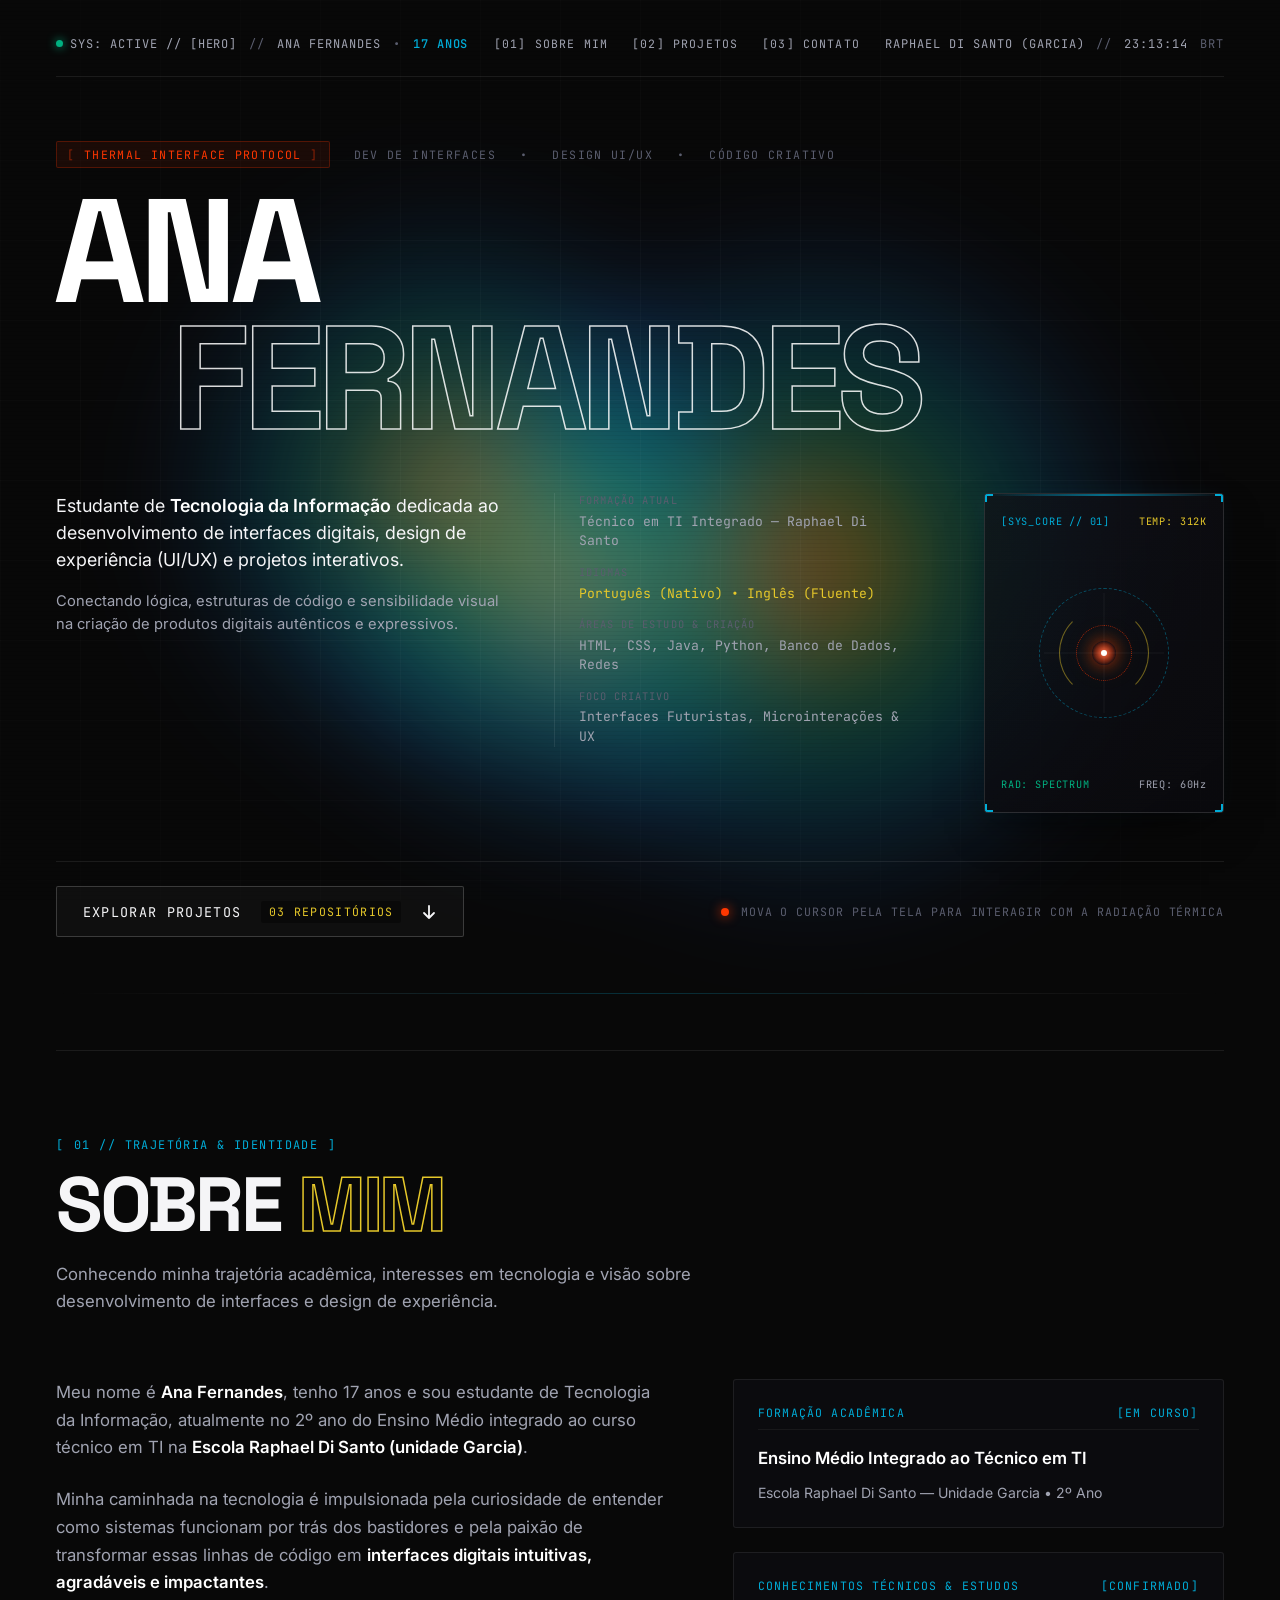
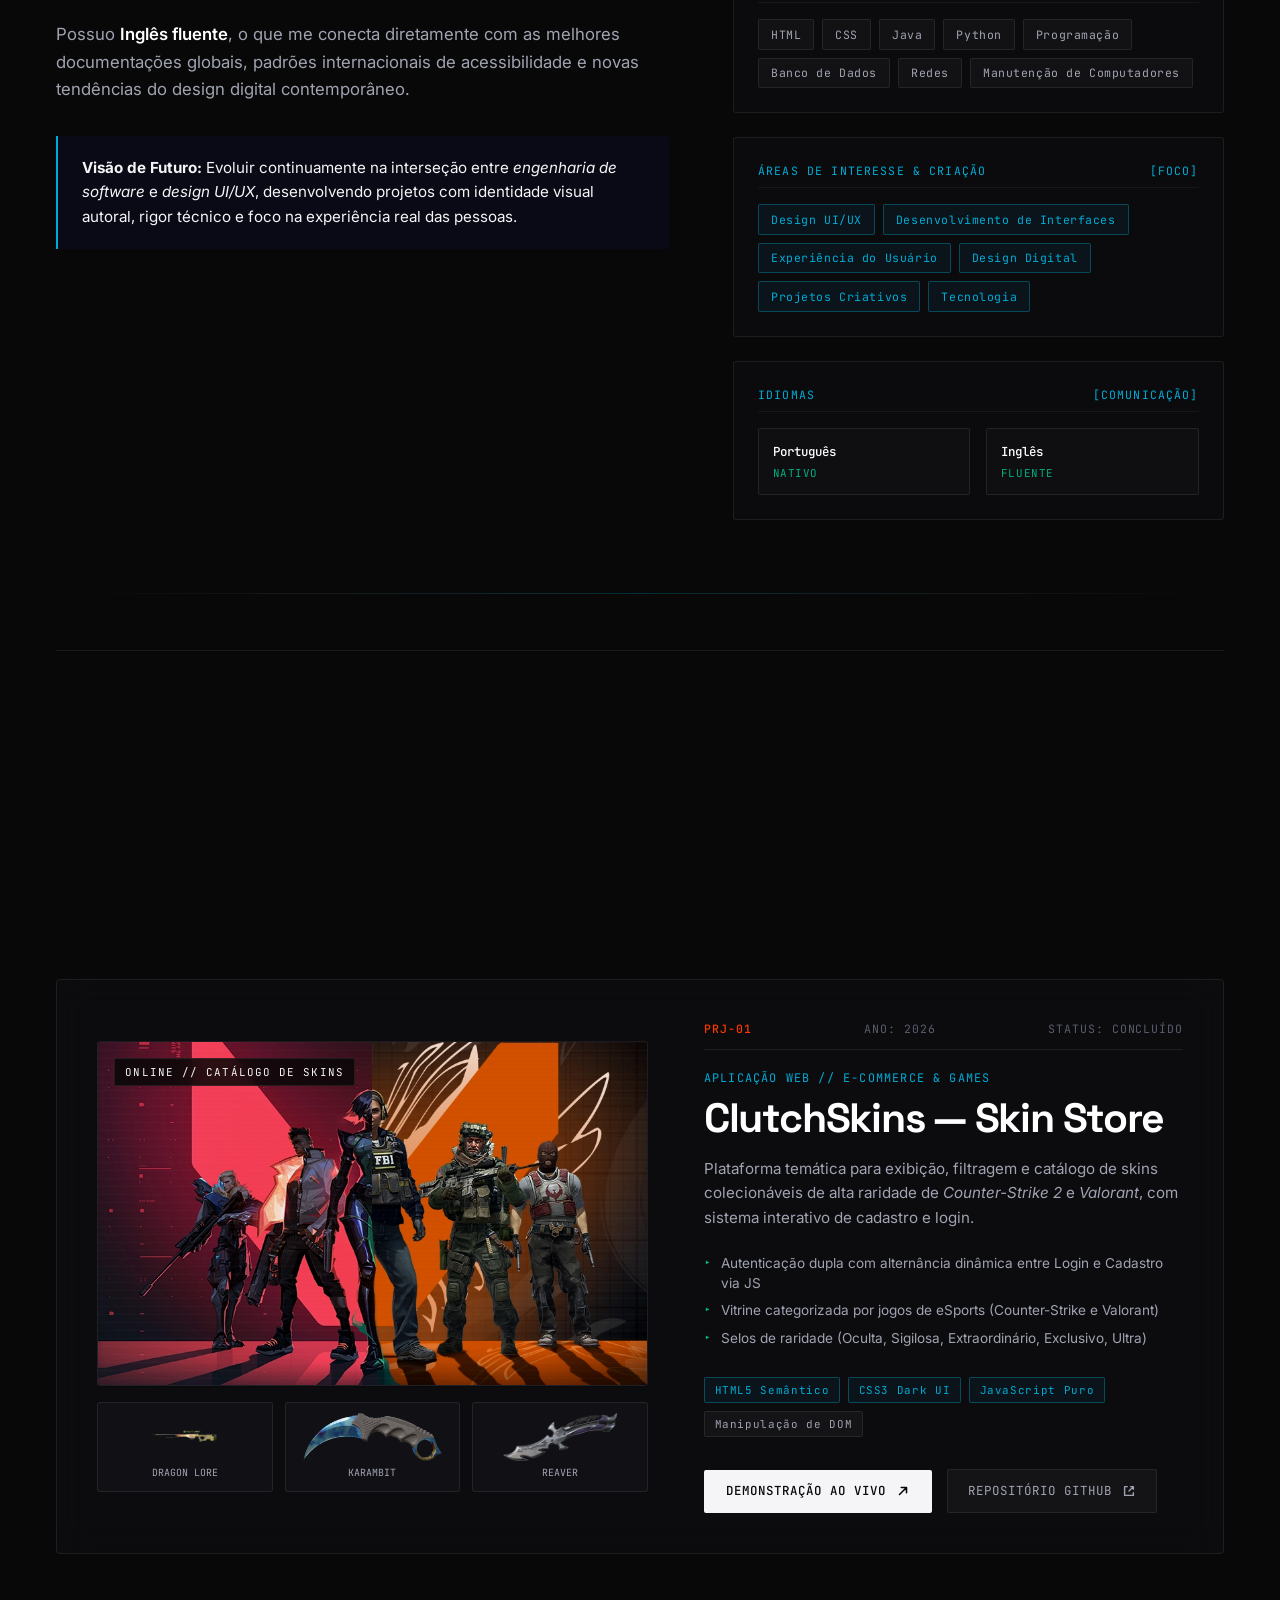
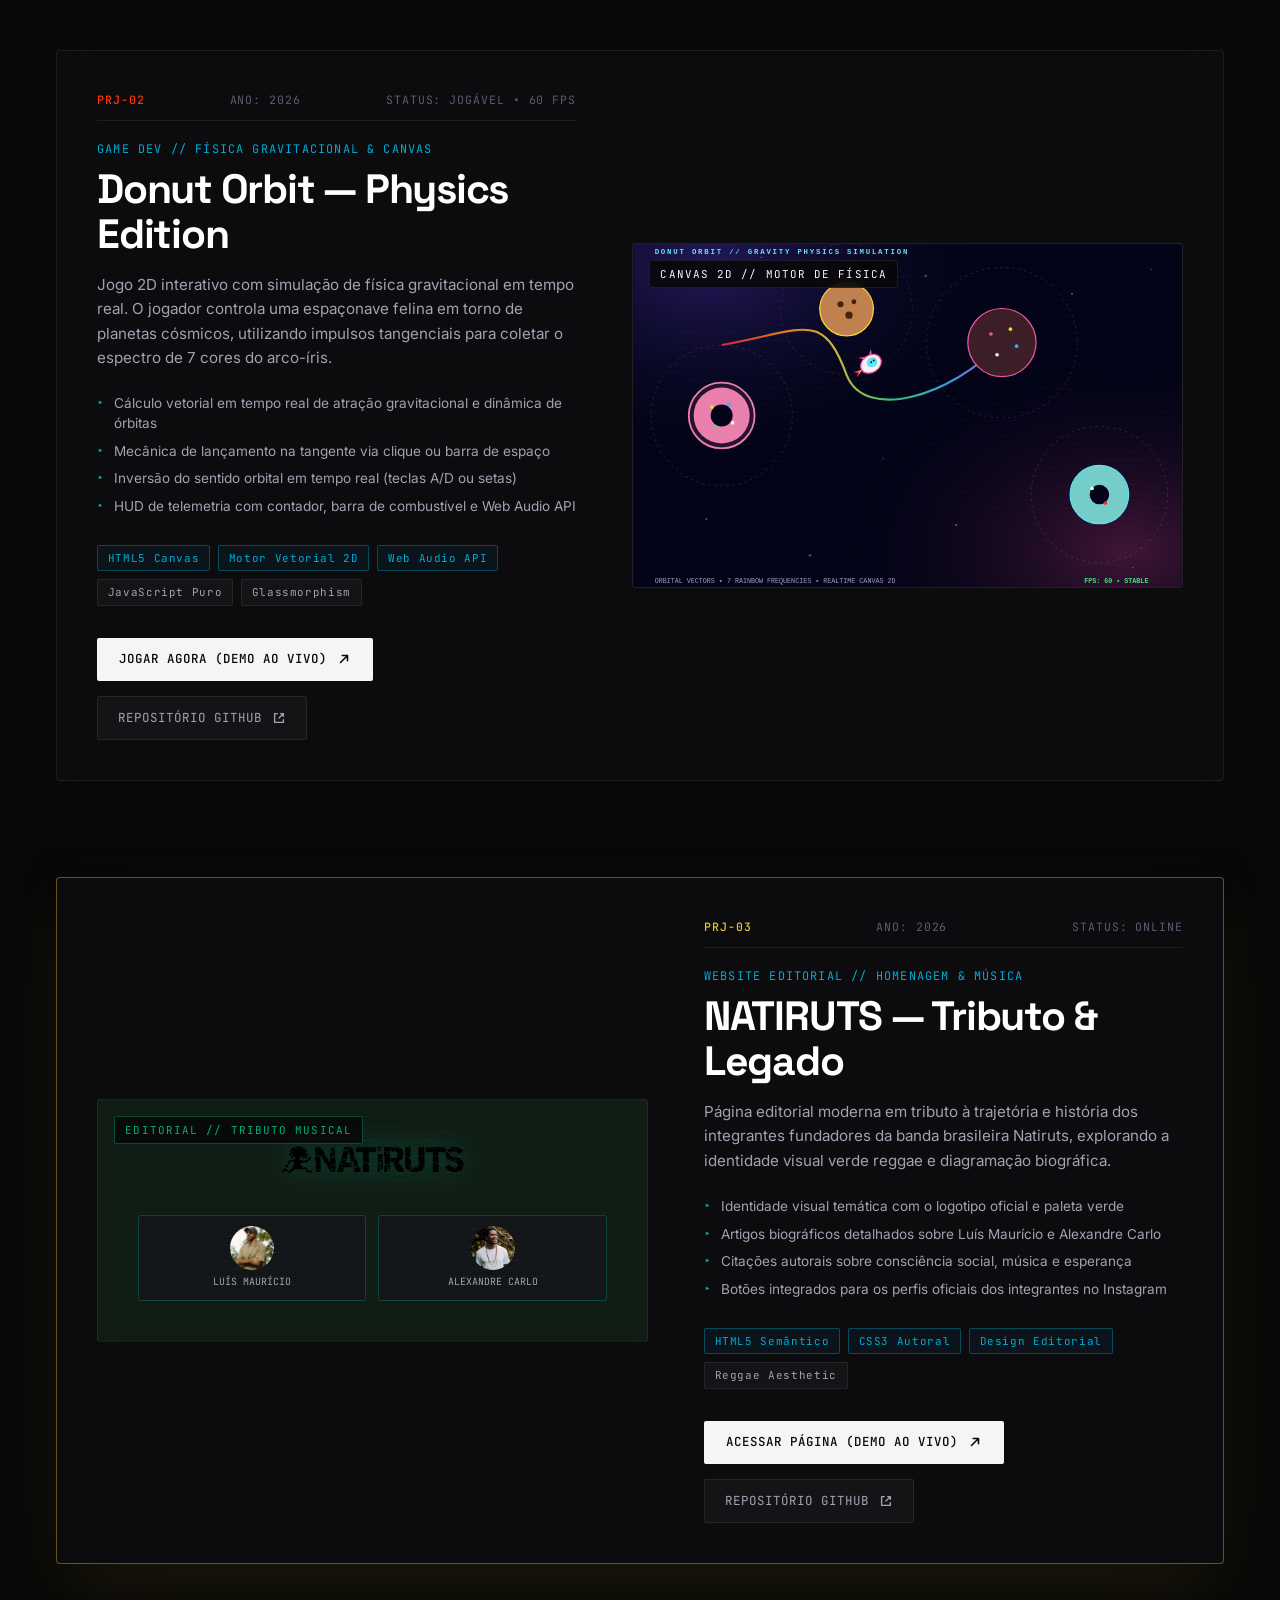
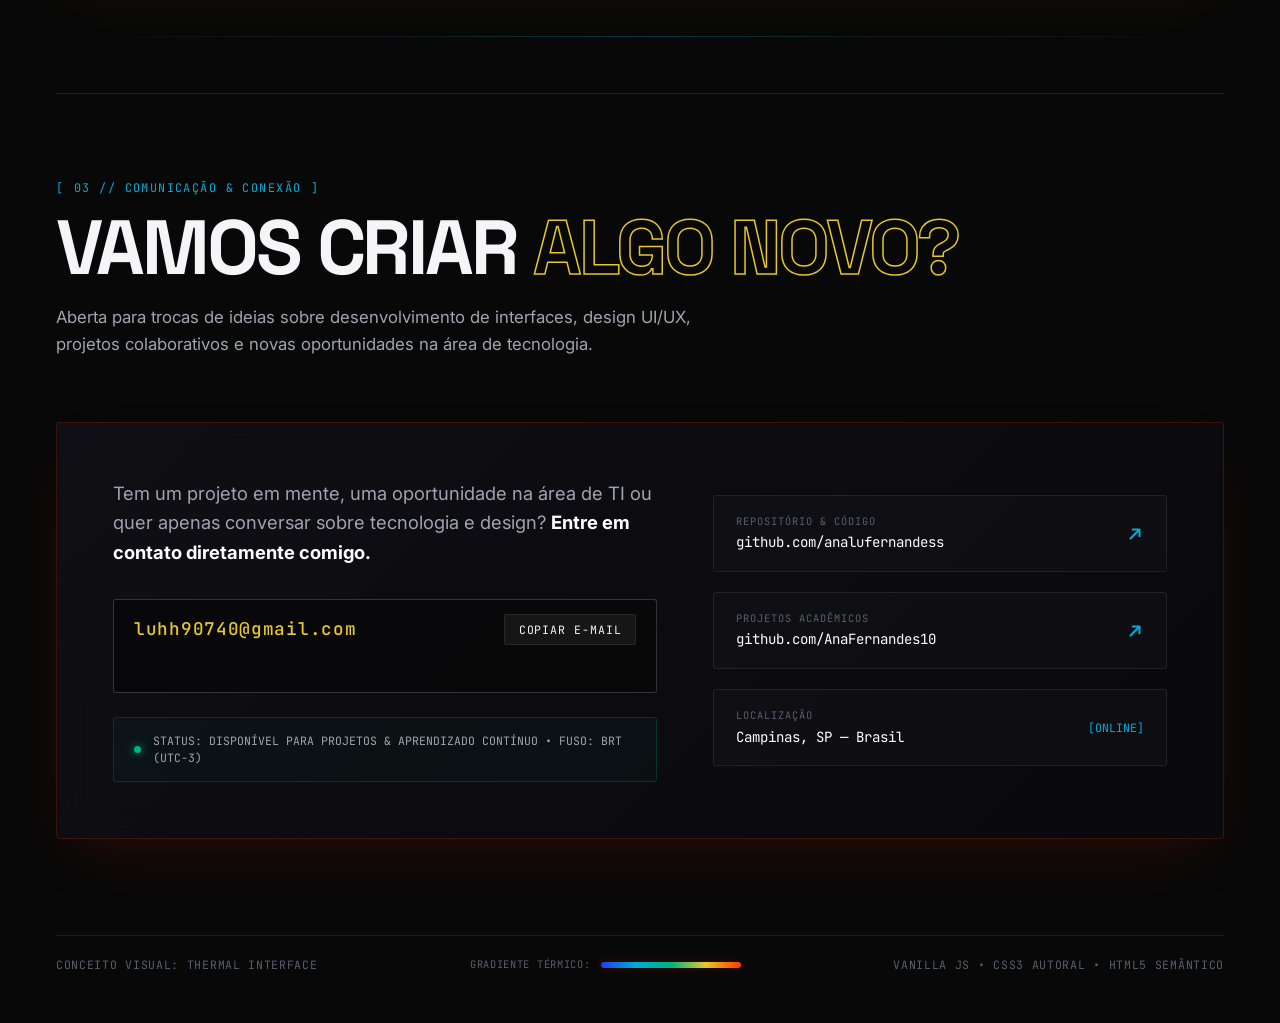
<file: index.html>
<!DOCTYPE html>
<html lang="pt-BR">

<head>
  <meta charset="UTF-8">
  <meta name="viewport" content="width=device-width, initial-scale=1.0">
  <title>Ana Fernandes — Thermal Interface</title>

  <!-- Google Fonts: Space Grotesk, Inter & JetBrains Mono -->
  <link rel="preconnect" href="https://fonts.googleapis.com">
  <link rel="preconnect" href="https://fonts.gstatic.com" crossorigin>
  <link
    href="https://fonts.googleapis.com/css2?family=Inter:wght@300;400;500;600&family=JetBrains+Mono:wght@400;500&family=Space+Grotesk:wght@500;700&display=swap"
    rel="stylesheet">

  <!-- Estilos Autorais -->
  <link rel="stylesheet" href="css/style.css">
</head>

<body>

  <!-- Camada 0: Canvas do Efeito Térmico Fluido (Gallery Play Inspired) -->
  <canvas id="thermal-canvas" aria-hidden="true"></canvas>

  <!-- Camada 1: Grade Técnica de Alinhamento -->
  <div class="thermal-grid" aria-hidden="true"></div>

  <!-- Camada 2: Textura Sutil de Escaneamento Digital -->
  <div class="scanline-overlay" aria-hidden="true"></div>

  <!-- Camada 3: Conteúdo Estrutural -->
  <div class="app-wrapper">

    <!-- Top Telemetry (Cabeçalho de Dados & Identificação) -->
    <header class="top-telemetry">
      <div class="telemetry-left">
        <span class="status-indicator">
          <span class="status-dot"></span>
          <span class="status-text">SYS: ACTIVE</span>
        </span>
        <span class="telemetry-dim">//</span>
        <span>ANA FERNANDES</span>
        <span class="telemetry-dim">•</span>
        <span class="telemetry-tag">17 ANOS</span>
      </div>

      <!-- Navegação Rápida entre as 3 Seções -->
      <nav class="telemetry-nav" aria-label="Navegação Principal">
        <a href="#sobre-mim" class="nav-link">[01] Sobre Mim</a>
        <a href="#projetos" class="nav-link">[02] Projetos</a>
        <a href="#contato" class="nav-link">[03] Contato</a>
      </nav>

      <div class="telemetry-right">
        <span>RAPHAEL DI SANTO (GARCIA)</span>
        <span class="telemetry-dim">//</span>
        <span id="live-clock">00:00:00</span>
        <span class="telemetry-dim">BRT</span>
      </div>
    </header>

    <!-- Seção Hero: Apresentação Experimental -->
    <main class="hero-section">

      <!-- Classificação de Protocolo & Áreas de Foco -->
      <div class="hero-classification reveal-item">
        <div class="classification-badge">
          <span class="bracket">[</span>
          <span data-cipher>THERMAL INTERFACE PROTOCOL</span>
          <span class="bracket">]</span>
        </div>
        <span>DEV DE INTERFACES</span>
        <span class="telemetry-dim">•</span>
        <span>DESIGN UI/UX</span>
        <span class="telemetry-dim">•</span>
        <span>CÓDIGO CRIATIVO</span>
      </div>

      <!-- Tipografia Monumental Assimétrica -->
      <div class="hero-title-wrapper reveal-item delay-1">
        <h1 class="hero-title">
          <span class="title-line title-line-1">ANA</span>
          <span class="title-line title-line-2">FERNANDES</span>
        </h1>
      </div>

      <!-- Grade Editorial Assimétrica: Manifesto, Especificações e Thermal Core Matrix -->
      <div class="hero-editorial-grid">

        <!-- Coluna 1: Declaração Editorial Autoral -->
        <div class="statement-block reveal-item delay-2">
          <p class="hero-lead">
            Estudante de <strong>Tecnologia da Informação</strong> dedicada ao desenvolvimento de interfaces digitais,
            design de experiência (UI/UX) e projetos interativos.
          </p>
          <p class="hero-sublead">
            Conectando lógica, estruturas de código e sensibilidade visual na criação de produtos digitais autênticos e
            expressivos.
          </p>
        </div>

        <!-- Coluna 2: Dados e Competências Centrais Confirmadas -->
        <div class="hero-specs reveal-item delay-3">
          <div class="spec-item stagger-chip">
            <span class="spec-label">Formação Atual</span>
            <span class="spec-val">Técnico em TI Integrado — Raphael Di Santo</span>
          </div>
          <div class="spec-item stagger-chip">
            <span class="spec-label">Idiomas</span>
            <span class="spec-val highlight">Português (Nativo) • Inglês (Fluente)</span>
          </div>
          <div class="spec-item stagger-chip">
            <span class="spec-label">Áreas de Estudo & Criação</span>
            <span class="spec-val">HTML, CSS, Java, Python, Banco de Dados, Redes</span>
          </div>
          <div class="spec-item stagger-chip">
            <span class="spec-label">Foco Criativo</span>
            <span class="spec-val">Interfaces Futuristas, Microinterações & UX</span>
          </div>
        </div>

        <!-- Coluna 3: Matriz Artístico-Tecnológica (Thermal Core Matrix) -->
        <div class="hero-visual-slot reveal-item delay-4">
          <div class="thermal-core-device tilt-3d glass-spotlight" title="Thermal Core Matrix — Dispositivo Óptico de Telemetria">
            <!-- Cantoneiras Técnicas de Alinhamento -->
            <span class="core-corner corner-tl"></span>
            <span class="core-corner corner-tr"></span>
            <span class="core-corner corner-bl"></span>
            <span class="core-corner corner-br"></span>

            <!-- Linha de Varredura Fina -->
            <div class="core-scanner-line"></div>

            <!-- Telemetria Superior -->
            <div class="core-header-telemetry">
              <span class="core-tag" data-cipher>[SYS_CORE // 01]</span>
              <span class="core-val">TEMP: 312K</span>
            </div>

            <!-- Centro Óptico: Vórtice e Anéis Concêntricos -->
            <div class="core-optical-center">
              <div class="core-ring core-ring-outer"></div>
              <div class="core-ring core-ring-mid"></div>
              <div class="core-ring core-ring-inner"></div>
              <div class="core-nucleus">
                <span class="core-pulse-dot"></span>
              </div>
              <div class="core-coordinates-cross"></div>
            </div>

            <!-- Telemetria Inferior -->
            <div class="core-footer-telemetry">
              <span class="core-status">RAD: SPECTRUM</span>
              <span class="core-freq" data-cipher>FREQ: 60Hz</span>
            </div>
          </div>
        </div>

      </div>

      <!-- Barra de Ação & CTA Experimental -->
      <div class="hero-action-row reveal-item delay-4">
        <a href="#projetos" class="thermal-cta-btn magnetic-el">
          <span class="cta-btn-text">EXPLORAR PROJETOS</span>
          <span class="cta-badge">03 REPOSITÓRIOS</span>
          <svg class="cta-arrow-icon" width="16" height="16" viewBox="0 0 16 16" fill="none"
            xmlns="http://www.w3.org/2000/svg">
            <path d="M8 2V14M8 14L13 9M8 14L3 9" stroke="currentColor" stroke-width="1.8" stroke-linecap="round"
              stroke-linejoin="round" />
          </svg>
        </a>

        <div class="hero-interaction-tip">
          <span class="cursor-pulse-icon"></span>
          <span>Mova o cursor pela tela para interagir com a radiação térmica</span>
        </div>
      </div>

    </main>

    <!-- Linha de Continuidade Visual -->
    <div class="section-connector-line" aria-hidden="true"></div>

    <!-- SEÇÃO 01: SOBRE MIM (Trajetória, Formação & Competências) -->
    <section id="sobre-mim" class="about-section">

      <!-- Cabeçalho da Seção -->
      <div class="section-header reveal-item">
        <div class="section-protocol-tag">
          <span class="bracket">[</span>
          <span data-cipher>01 // TRAJETÓRIA & IDENTIDADE</span>
          <span class="bracket">]</span>
        </div>
        <h2 class="section-title">SOBRE <span>MIM</span></h2>
        <p class="section-lead">
          Conhecendo minha trajetória acadêmica, interesses em tecnologia e visão sobre desenvolvimento de interfaces e
          design de experiência.
        </p>
      </div>

      <!-- Grade Editorial Assimétrica -->
      <div class="about-grid">

        <!-- Coluna 1: Narrativa Autoral -->
        <div class="about-narrative reveal-item delay-1">
          <p class="about-paragraph">
            Meu nome é <strong>Ana Fernandes</strong>, tenho 17 anos e sou estudante de Tecnologia da Informação,
            atualmente no 2º ano do Ensino Médio integrado ao curso técnico em TI na <strong>Escola Raphael Di Santo
              (unidade Garcia)</strong>.
          </p>
          <p class="about-paragraph">
            Minha caminhada na tecnologia é impulsionada pela curiosidade de entender como sistemas funcionam por trás
            dos bastidores e pela paixão de transformar essas linhas de código em <strong>interfaces digitais
              intuitivas, agradáveis e impactantes</strong>.
          </p>
          <p class="about-paragraph">
            Possuo <strong>Inglês fluente</strong>, o que me conecta diretamente com as melhores documentações globais,
            padrões internacionais de acessibilidade e novas tendências do design digital contemporâneo.
          </p>

          <div class="about-highlight-box">
            <p>
              <strong>Visão de Futuro:</strong> Evoluir continuamente na interseção entre <em>engenharia de
                software</em> e <em>design UI/UX</em>, desenvolvendo projetos com identidade visual autoral, rigor
              técnico e foco na experiência real das pessoas.
            </p>
          </div>
        </div>

        <!-- Coluna 2: Fichas Técnicas de Conhecimentos & Formação -->
        <div class="about-dossier reveal-item delay-2">

          <!-- Card Formação -->
          <div class="dossier-card glass-spotlight">
            <div class="dossier-header">
              <span>Formação Acadêmica</span>
              <span>[EM CURSO]</span>
            </div>
            <div class="dossier-body">
              <h4 class="dossier-item-title">Ensino Médio Integrado ao Técnico em TI</h4>
              <p class="dossier-item-desc">Escola Raphael Di Santo — Unidade Garcia • 2º Ano</p>
            </div>
          </div>

          <!-- Card Conhecimentos Confirmados -->
          <div class="dossier-card glass-spotlight">
            <div class="dossier-header">
              <span>Conhecimentos Técnicos & Estudos</span>
              <span>[CONFIRMADO]</span>
            </div>
            <div class="skills-tags-cluster">
              <span class="skill-chip stagger-chip">HTML</span>
              <span class="skill-chip stagger-chip">CSS</span>
              <span class="skill-chip stagger-chip">Java</span>
              <span class="skill-chip stagger-chip">Python</span>
              <span class="skill-chip stagger-chip">Programação</span>
              <span class="skill-chip stagger-chip">Banco de Dados</span>
              <span class="skill-chip stagger-chip">Redes</span>
              <span class="skill-chip stagger-chip">Manutenção de Computadores</span>
            </div>
          </div>

          <!-- Card Interesses Criativos -->
          <div class="dossier-card glass-spotlight">
            <div class="dossier-header">
              <span>Áreas de Interesse & Criação</span>
              <span>[FOCO]</span>
            </div>
            <div class="skills-tags-cluster">
              <span class="skill-chip focus stagger-chip">Design UI/UX</span>
              <span class="skill-chip focus stagger-chip">Desenvolvimento de Interfaces</span>
              <span class="skill-chip focus stagger-chip">Experiência do Usuário</span>
              <span class="skill-chip focus stagger-chip">Design Digital</span>
              <span class="skill-chip focus stagger-chip">Projetos Criativos</span>
              <span class="skill-chip focus stagger-chip">Tecnologia</span>
            </div>
          </div>

          <!-- Card Idiomas -->
          <div class="dossier-card glass-spotlight">
            <div class="dossier-header">
              <span>Idiomas</span>
              <span>[COMUNICAÇÃO]</span>
            </div>
            <div class="languages-row">
              <div class="lang-box stagger-chip">
                <div class="lang-title">Português</div>
                <div class="lang-level">NATIVO</div>
              </div>
              <div class="lang-box stagger-chip">
                <div class="lang-title">Inglês</div>
                <div class="lang-level">FLUENTE</div>
              </div>
            </div>
          </div>

        </div>

      </div>

    </section>

    <!-- Linha de Continuidade Visual -->
    <div class="section-connector-line" aria-hidden="true"></div>

    <!-- SEÇÃO 02: PROJETOS AUTORAIS (Galeria Funcional) -->
    <section id="projetos" class="projects-section">

      <!-- Cabeçalho da Seção -->
      <div class="section-header reveal-item">
        <div class="section-protocol-tag">
          <span class="bracket">[</span>
          <span data-cipher>02 // REPOSITÓRIOS CONFIRMADOS</span>
          <span class="bracket">]</span>
        </div>
        <h2 class="section-title">PROJETOS <span>AUTORAIS</span></h2>
        <p class="section-lead">
          Trabalhos reais desenvolvidos em código puro — explorando lógica de desenvolvimento web, simulação física
          espacial em Canvas 2D e design editorial.
        </p>
      </div>

      <!-- Galeria Assimétrica de Projetos -->
      <div class="projects-gallery">

        <!-- PROJETO 01: CLUTCHSKINS -->
        <article class="project-card reveal-card tilt-3d glass-spotlight" data-project-id="PRJ-01">
          <div class="project-visual-col">
            <div class="visual-viewport">
              <img src="assets/projects/Skin-Store/assets/img/Esports-CSGO-vs-Valorant-Article.webp"
                alt="ClutchSkins - Vitrine de Skins CS2 e Valorant" class="main-preview-img">
              <div class="visual-scanner-grid"></div>
              <div class="visual-badge">ONLINE // CATÁLOGO DE SKINS</div>
            </div>

            <!-- Mini Vitrine de Amostras Reais -->
            <div class="floating-subitems-strip">
              <div class="subitem-thumb stagger-chip" title="AWP | Dragon Lore (CS2)">
                <img src="assets/projects/Skin-Store/assets/img/cs-skin1.png" alt="AWP Dragon Lore">
                <span>DRAGON LORE</span>
              </div>
              <div class="subitem-thumb stagger-chip" title="Karambit | Case Hardened (CS2)">
                <img src="assets/projects/Skin-Store/assets/img/cs-skin5.png" alt="Karambit Case Hardened">
                <span>KARAMBIT</span>
              </div>
              <div class="subitem-thumb stagger-chip" title="Karambit | Reaver (Valorant)">
                <img src="assets/projects/Skin-Store/assets/img/v-skins4.webp" alt="Karambit Reaver">
                <span>REAVER</span>
              </div>
            </div>
          </div>

          <div class="project-info-col">
            <div class="project-meta-header">
              <span class="project-id" data-cipher>PRJ-01</span>
              <span>ANO: 2026</span>
              <span>STATUS: CONCLUÍDO</span>
            </div>

            <span class="project-category">Aplicação Web // E-Commerce & Games</span>
            <h3 class="project-name">ClutchSkins — Skin Store</h3>
            <p class="project-description">
              Plataforma temática para exibição, filtragem e catálogo de skins colecionáveis de alta raridade de
              <em>Counter-Strike 2</em> e <em>Valorant</em>, com sistema interativo de cadastro e login.
            </p>

            <div class="project-features-list">
              <div class="feature-point">
                <span class="feature-marker">▸</span>
                <span>Autenticação dupla com alternância dinâmica entre Login e Cadastro via JS</span>
              </div>
              <div class="feature-point">
                <span class="feature-marker">▸</span>
                <span>Vitrine categorizada por jogos de eSports (Counter-Strike e Valorant)</span>
              </div>
              <div class="feature-point">
                <span class="feature-marker">▸</span>
                <span>Selos de raridade (Oculta, Sigilosa, Extraordinário, Exclusivo, Ultra)</span>
              </div>
            </div>

            <div class="tech-stack-row">
              <span class="tech-tag primary stagger-chip">HTML5 Semântico</span>
              <span class="tech-tag primary stagger-chip">CSS3 Dark UI</span>
              <span class="tech-tag primary stagger-chip">JavaScript Puro</span>
              <span class="tech-tag stagger-chip">Manipulação de DOM</span>
            </div>

            <div class="project-actions">
              <a href="assets/projects/Skin-Store/home.html" target="_blank" rel="noopener noreferrer"
                class="btn-primary-action magnetic-el">
                <span>DEMONSTRAÇÃO AO VIVO</span>
                <svg width="14" height="14" viewBox="0 0 16 16" fill="none">
                  <path d="M4 12L12 4M12 4H6M12 4V10" stroke="currentColor" stroke-width="1.8" stroke-linecap="round"
                    stroke-linejoin="round" />
                </svg>
              </a>
              <a href="https://github.com/analufernandess/Skin-Store" target="_blank" rel="noopener noreferrer"
                class="btn-secondary-action magnetic-el">
                <span>REPOSITÓRIO GITHUB</span>
                <svg width="14" height="14" viewBox="0 0 16 16" fill="none">
                  <path d="M6 3H3V13H13V10M10 3H13V6M8 8L13 3" stroke="currentColor" stroke-width="1.6"
                    stroke-linecap="round" stroke-linejoin="round" />
                </svg>
              </a>
            </div>
          </div>
        </article>

        <!-- PROJETO 02: DONUT ORBIT -->
        <article class="project-card inverted reveal-card tilt-3d glass-spotlight" data-project-id="PRJ-02">
          <div class="project-visual-col">
            <div class="visual-viewport">
              <img src="assets/projects/game/donut-orbit-preview.svg"
                alt="Donut Orbit - Jogo com Física Gravitacional e Espaço 2D" class="main-preview-img">
              <div class="visual-scanner-grid"></div>
              <div class="visual-badge">CANVAS 2D // MOTOR DE FÍSICA</div>
            </div>
          </div>

          <div class="project-info-col">
            <div class="project-meta-header">
              <span class="project-id" data-cipher>PRJ-02</span>
              <span>ANO: 2026</span>
              <span>STATUS: JOGÁVEL • 60 FPS</span>
            </div>

            <span class="project-category">Game Dev // Física Gravitacional & Canvas</span>
            <h3 class="project-name">Donut Orbit — Physics Edition</h3>
            <p class="project-description">
              Jogo 2D interativo com simulação de física gravitacional em tempo real. O jogador controla uma espaçonave
              felina em torno de planetas cósmicos, utilizando impulsos tangenciais para coletar o espectro de 7 cores
              do arco-íris.
            </p>

            <div class="project-features-list">
              <div class="feature-point">
                <span class="feature-marker">▸</span>
                <span>Cálculo vetorial em tempo real de atração gravitacional e dinâmica de órbitas</span>
              </div>
              <div class="feature-point">
                <span class="feature-marker">▸</span>
                <span>Mecânica de lançamento na tangente via clique ou barra de espaço</span>
              </div>
              <div class="feature-point">
                <span class="feature-marker">▸</span>
                <span>Inversão do sentido orbital em tempo real (teclas A/D ou setas)</span>
              </div>
              <div class="feature-point">
                <span class="feature-marker">▸</span>
                <span>HUD de telemetria com contador, barra de combustível e Web Audio API</span>
              </div>
            </div>

            <div class="tech-stack-row">
              <span class="tech-tag primary stagger-chip">HTML5 Canvas</span>
              <span class="tech-tag primary stagger-chip">Motor Vetorial 2D</span>
              <span class="tech-tag primary stagger-chip">Web Audio API</span>
              <span class="tech-tag stagger-chip">JavaScript Puro</span>
              <span class="tech-tag stagger-chip">Glassmorphism</span>
            </div>

            <div class="project-actions">
              <a href="assets/projects/game/index.html" target="_blank" rel="noopener noreferrer"
                class="btn-primary-action magnetic-el">
                <span>JOGAR AGORA (DEMO AO VIVO)</span>
                <svg width="14" height="14" viewBox="0 0 16 16" fill="none">
                  <path d="M4 12L12 4M12 4H6M12 4V10" stroke="currentColor" stroke-width="1.8" stroke-linecap="round"
                    stroke-linejoin="round" />
                </svg>
              </a>
              <a href="https://github.com/analufernandess/game" target="_blank" rel="noopener noreferrer"
                class="btn-secondary-action magnetic-el">
                <span>REPOSITÓRIO GITHUB</span>
                <svg width="14" height="14" viewBox="0 0 16 16" fill="none">
                  <path d="M6 3H3V13H13V10M10 3H13V6M8 8L13 3" stroke="currentColor" stroke-width="1.6"
                    stroke-linecap="round" stroke-linejoin="round" />
                </svg>
              </a>
            </div>
          </div>
        </article>

        <!-- PROJETO 03: NATIRUTS -->
        <article class="project-card reveal-card tilt-3d glass-spotlight" data-project-id="PRJ-03">
          <div class="project-visual-col">
            <div class="visual-viewport"
              style="background: #0f1c14; padding: 2.5rem; display: flex; flex-direction: column; align-items: center; justify-content: center;">
              <img src="assets/projects/NATIRUTS/img/logo-natiruts.png" alt="Natiruts Logotipo Oficial"
                style="max-width: 200px; height: auto; margin-bottom: 1.5rem; filter: drop-shadow(0 0 15px rgba(0, 177, 129, 0.4));">
              <div class="floating-subitems-strip" style="width: 100%;">
                <div class="subitem-thumb stagger-chip" style="border-color: rgba(0, 177, 129, 0.3);">
                  <img src="assets/projects/NATIRUTS/img/luis-mauricio.jpg" alt="Luís Maurício"
                    style="border-radius: 50%; width: 44px; height: 44px; object-fit: cover;">
                  <span>LUÍS MAURÍCIO</span>
                </div>
                <div class="subitem-thumb stagger-chip" style="border-color: rgba(0, 177, 129, 0.3);">
                  <img src="assets/projects/NATIRUTS/img/alexandre-carlo.jpeg" alt="Alexandre Carlo"
                    style="border-radius: 50%; width: 44px; height: 44px; object-fit: cover;">
                  <span>ALEXANDRE CARLO</span>
                </div>
              </div>
              <div class="visual-scanner-grid"></div>
              <div class="visual-badge" style="border-color: rgba(0, 177, 129, 0.4); color: var(--thermal-green);">
                EDITORIAL // TRIBUTO MUSICAL</div>
            </div>
          </div>

          <div class="project-info-col">
            <div class="project-meta-header">
              <span class="project-id" data-cipher>PRJ-03</span>
              <span>ANO: 2026</span>
              <span>STATUS: ONLINE</span>
            </div>

            <span class="project-category">Website Editorial // Homenagem & Música</span>
            <h3 class="project-name">NATIRUTS — Tributo & Legado</h3>
            <p class="project-description">
              Página editorial moderna em tributo à trajetória e história dos integrantes fundadores da banda brasileira
              Natiruts, explorando a identidade visual verde reggae e diagramação biográfica.
            </p>

            <div class="project-features-list">
              <div class="feature-point">
                <span class="feature-marker">▸</span>
                <span>Identidade visual temática com o logotipo oficial e paleta verde</span>
              </div>
              <div class="feature-point">
                <span class="feature-marker">▸</span>
                <span>Artigos biográficos detalhados sobre Luís Maurício e Alexandre Carlo</span>
              </div>
              <div class="feature-point">
                <span class="feature-marker">▸</span>
                <span>Citações autorais sobre consciência social, música e esperança</span>
              </div>
              <div class="feature-point">
                <span class="feature-marker">▸</span>
                <span>Botões integrados para os perfis oficiais dos integrantes no Instagram</span>
              </div>
            </div>

            <div class="tech-stack-row">
              <span class="tech-tag primary stagger-chip">HTML5 Semântico</span>
              <span class="tech-tag primary stagger-chip">CSS3 Autoral</span>
              <span class="tech-tag primary stagger-chip">Design Editorial</span>
              <span class="tech-tag stagger-chip">Reggae Aesthetic</span>
            </div>

            <div class="project-actions">
              <a href="assets/projects/NATIRUTS/index.html" target="_blank" rel="noopener noreferrer"
                class="btn-primary-action magnetic-el">
                <span>ACESSAR PÁGINA (DEMO AO VIVO)</span>
                <svg width="14" height="14" viewBox="0 0 16 16" fill="none">
                  <path d="M4 12L12 4M12 4H6M12 4V10" stroke="currentColor" stroke-width="1.8" stroke-linecap="round"
                    stroke-linejoin="round" />
                </svg>
              </a>
              <a href="https://github.com/AnaFernandes10/NATIRUTS" target="_blank" rel="noopener noreferrer"
                class="btn-secondary-action magnetic-el">
                <span>REPOSITÓRIO GITHUB</span>
                <svg width="14" height="14" viewBox="0 0 16 16" fill="none">
                  <path d="M6 3H3V13H13V10M10 3H13V6M8 8L13 3" stroke="currentColor" stroke-width="1.6"
                    stroke-linecap="round" stroke-linejoin="round" />
                </svg>
              </a>
            </div>
          </div>
        </article>

      </div>

    </section>

    <!-- Linha de Continuidade Visual -->
    <div class="section-connector-line" aria-hidden="true"></div>

    <!-- SEÇÃO 03: CONTATO (Gallery Play Inspired Thermal Interface) -->
    <section id="contato" class="contact-section">

      <!-- Cabeçalho da Seção -->
      <div class="section-header reveal-item">
        <div class="section-protocol-tag">
          <span class="bracket">[</span>
          <span data-cipher>03 // COMUNICAÇÃO & CONEXÃO</span>
          <span class="bracket">]</span>
        </div>
        <h2 class="section-title">VAMOS CRIAR <span>ALGO NOVO?</span></h2>
        <p class="section-lead">
          Aberta para trocas de ideias sobre desenvolvimento de interfaces, design UI/UX, projetos colaborativos e novas
          oportunidades na área de tecnologia.
        </p>
      </div>

      <!-- Card Central Térmico de Contato -->
      <div class="contact-card-thermal reveal-card tilt-3d glass-spotlight">
        <div class="contact-content-grid">

          <!-- Coluna 1: Convite & E-mail Principal -->
          <div class="contact-left reveal-item delay-1">
            <p class="contact-lead">
              Tem um projeto em mente, uma oportunidade na área de TI ou quer apenas conversar sobre tecnologia e
              design? <strong>Entre em contato diretamente comigo.</strong>
            </p>

            <!-- Caixa de E-mail Interativa -->
            <div class="email-display-box">
              <a href="mailto:luhh90740@gmail.com" class="email-address-text" title="Clique para enviar um e-mail">
                luhh90740@gmail.com
              </a>
              <button type="button" id="copy-email-btn" class="copy-email-btn magnetic-el"
                title="Copiar endereço de e-mail">
                COPIAR E-MAIL
              </button>
              <div id="copy-feedback" class="copy-feedback-msg" role="status" aria-live="polite">
                [✓ E-MAIL COPIADO COM SUCESSO]
              </div>
            </div>

            <!-- Indicador de Status & Disponibilidade -->
            <div class="contact-status-card">
              <span class="status-dot"></span>
              <span>STATUS: DISPONÍVEL PARA PROJETOS & APRENDIZADO CONTÍNUO • FUSO: BRT (UTC-3)</span>
            </div>
          </div>

          <!-- Coluna 2: Canais Oficiais & Repositórios -->
          <div class="contact-right reveal-item delay-2">

            <!-- GitHub Principal -->
            <a href="https://github.com/analufernandess" target="_blank" rel="noopener noreferrer"
              class="contact-channel-card stagger-chip glass-spotlight">
              <div class="channel-info-group">
                <span class="channel-tag">Repositório & Código</span>
                <span class="channel-handle">github.com/analufernandess</span>
              </div>
              <svg class="channel-icon-arrow" width="18" height="18" viewBox="0 0 16 16" fill="none">
                <path d="M4 12L12 4M12 4H6M12 4V10" stroke="currentColor" stroke-width="1.8" stroke-linecap="round"
                  stroke-linejoin="round" />
              </svg>
            </a>

            <!-- GitHub Secundário / Acadêmico -->
            <a href="https://github.com/AnaFernandes10" target="_blank" rel="noopener noreferrer"
              class="contact-channel-card stagger-chip glass-spotlight">
              <div class="channel-info-group">
                <span class="channel-tag">Projetos Acadêmicos</span>
                <span class="channel-handle">github.com/AnaFernandes10</span>
              </div>
              <svg class="channel-icon-arrow" width="18" height="18" viewBox="0 0 16 16" fill="none">
                <path d="M4 12L12 4M12 4H6M12 4V10" stroke="currentColor" stroke-width="1.8" stroke-linecap="round"
                  stroke-linejoin="round" />
              </svg>
            </a>

            <!-- Fuso Horário & Localização -->
            <div class="contact-channel-card stagger-chip glass-spotlight" style="cursor: default;">
              <div class="channel-info-group">
                <span class="channel-tag">Localização</span>
                <span class="channel-handle">Campinas, SP — Brasil</span>
              </div>
              <span
                style="font-family: var(--font-mono); font-size: 0.72rem; color: var(--thermal-cyan);">[ONLINE]</span>
            </div>

          </div>

        </div>
      </div>

    </section>

    <!-- Bottom Telemetry (Rodapé Técnico e Espectro de Cores) -->
    <footer class="bottom-telemetry reveal-fade">
      <div class="telemetry-item">
        <span>CONCEITO VISUAL: THERMAL INTERFACE</span>
      </div>

      <div class="thermal-spectrum-bar">
        <span class="spectrum-label">GRADIENTE TÉRMICO:</span>
        <div class="spectrum-gradient" title="Espectro Térmico: Azul -> Ciano -> Verde -> Amarelo -> Vermelho"></div>
      </div>

      <div class="telemetry-item">
        <span>VANILLA JS • CSS3 AUTORAL • HTML5 SEMÂNTICO</span>
      </div>
    </footer>

  </div>

  <!-- Scripts: Motor Térmico e Telemetria -->
  <script src="js/script.js"></script>
</body>

</html>
</file>
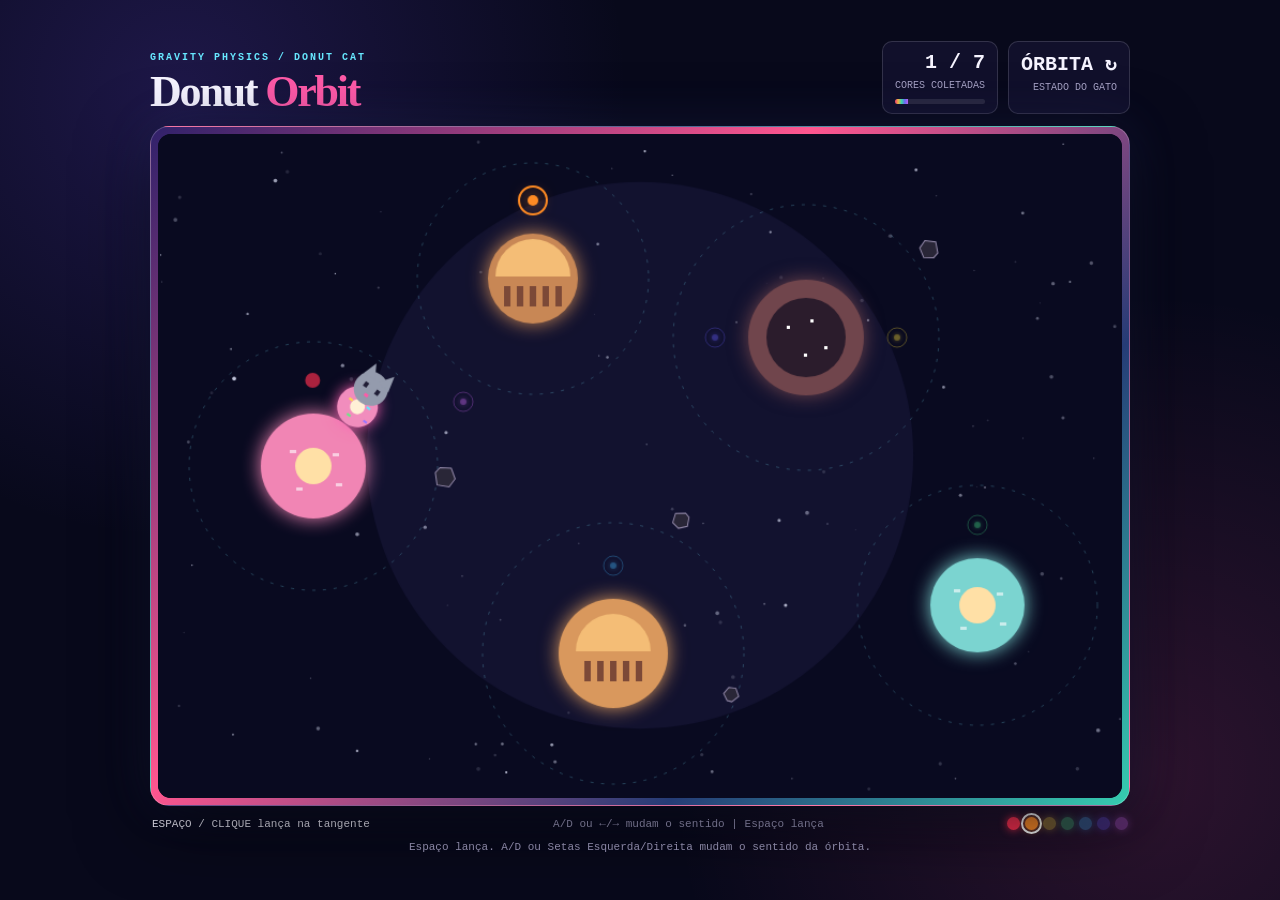
<file: assets/projects/game/index.html>
<!DOCTYPE html>
<html lang="pt-BR">
<head>
  <meta charset="UTF-8">
  <meta name="viewport" content="width=device-width, initial-scale=1">
  <title>Donut Orbit | Gravity Physics Edition</title>
  <style>
    :root { --ink:#f6f4ff; --muted:#a6a2c4; --panel:rgba(20,19,48,.82); --line:rgba(255,255,255,.14); --pink:#ff5aa8; --cyan:#67e8ff; }
    * { box-sizing:border-box; }
    body { min-height:100vh; margin:0; padding:18px 14px 24px; display:grid; place-items:center; color:var(--ink); background:radial-gradient(circle at 14% 10%,rgba(102,71,221,.23),transparent 28rem),radial-gradient(circle at 90% 86%,rgba(255,78,154,.15),transparent 30rem),#08091b; font-family:Georgia,'Times New Roman',serif; }
    .app { width:min(980px,100%); }
    header { display:flex; align-items:end; justify-content:space-between; gap:20px; margin-bottom:12px; }
    .eyebrow { color:var(--cyan); font:700 10px/1.2 'Courier New',monospace; letter-spacing:.2em; text-transform:uppercase; }
    h1 { margin:6px 0 0; font-size:clamp(26px,5vw,44px); letter-spacing:-.05em; line-height:1; } h1 span { color:var(--pink); }
    .stats { display:flex; gap:10px; align-items:stretch; }
    .stat { min-width:104px; padding:9px 12px; border:1px solid var(--line); border-radius:10px; background:var(--panel); text-align:right; }
    .stat strong { display:block; font:700 20px 'Courier New',monospace; } .stat small { color:var(--muted); font:10px 'Courier New',monospace; }
    .fuel { height:5px; margin-top:7px; overflow:hidden; border-radius:4px; background:rgba(255,255,255,.1); } .fuel i { display:block; width:0%; height:100%; background:linear-gradient(90deg,#ff3c75,#ffbd45,#42e6b0,#6e74ff,#c766ff); transition:width .3s; }
    .cockpit { position:relative; padding:7px; border:1px solid rgba(255,255,255,.2); border-radius:19px; background:linear-gradient(135deg,#30216a,#ff568f 40%,#253c76 72%,#36cdb0); box-shadow:0 20px 70px rgba(0,0,0,.6),0 0 50px rgba(91,111,255,.14); }
    canvas { display:block; width:100%; aspect-ratio:900/620; border-radius:13px; background:#08091c; image-rendering:auto; }
    .overlay { position:absolute; inset:7px; display:grid; place-items:center; padding:22px; border-radius:13px; background:rgba(8,8,28,.77); backdrop-filter:blur(4px); opacity:0; pointer-events:none; transition:opacity .25s; } .overlay.active { opacity:1; pointer-events:auto; }
    .modal { max-width:440px; text-align:center; } .modal .mark { font-size:50px; line-height:1; } .modal h2 { margin:15px 0 9px; font-size:clamp(22px,4vw,34px); } .modal p { margin:0 0 20px; color:var(--muted); line-height:1.5; }
    button { padding:13px 18px; border:0; border-radius:10px; color:#fff; background:linear-gradient(110deg,#ff4f9b,#735bff); box-shadow:0 9px 24px rgba(255,79,155,.28); font:700 12px 'Courier New',monospace; cursor:pointer; } button:hover { filter:brightness(1.13); transform:translateY(-1px); }
    .legend { display:flex; align-items:center; justify-content:space-between; gap:14px; padding:11px 2px 0; color:var(--muted); font:11px 'Courier New',monospace; } .legend b { color:var(--ink); font-weight:400; }
    .sequence { display:flex; gap:5px; } .dot { width:13px; height:13px; border-radius:50%; opacity:.25; box-shadow:0 0 9px currentColor; } .dot.active,.dot.done { opacity:1; } .dot.active { outline:2px solid #fff; outline-offset:2px; }
    footer { margin-top:11px; color:var(--muted); text-align:center; font:11px 'Courier New',monospace; }
    @media (max-width:620px) { header { display:block; } .stats { margin-top:13px; } .stat { flex:1; text-align:left; } .legend { display:block; } .sequence { margin-top:10px; } }
  </style>
</head>
<body>
  <main class="app">
    <header>
      <div><div class="eyebrow">GRAVITY PHYSICS / DONUT CAT</div><h1>Donut <span>Orbit</span></h1></div>
      <div class="stats"><div class="stat"><strong id="counter">0 / 7</strong><small>CORES COLETADAS</small><div class="fuel"><i id="fuelBar"></i></div></div><div class="stat"><strong id="status">ÓRBITA</strong><small>ESTADO DO GATO</small></div></div>
    </header>
    <section class="cockpit">
      <canvas id="spaceCanvas" width="900" height="620" aria-label="Arena espacial orbital"></canvas>
      <div id="overlay" class="overlay" role="dialog" aria-live="polite"><div class="modal"><div id="modalMark" class="mark">💥</div><h2 id="modalTitle">Sinal perdido</h2><p id="modalText">O gatinho saiu da rota segura.</p><button id="restartButton">Tentar novamente</button></div></div>
    </section>
    <div class="legend"><b>ESPAÇO / CLIQUE lança na tangente</b><span id="hint">Aguarde uma abertura na órbita</span><div id="sequence" class="sequence" aria-label="Sequência do arco-íris"></div></div>
    <footer>Espaço lança. A/D ou Setas Esquerda/Direita mudam o sentido da órbita.</footer>
  </main>
  <script>
    (() => {
      'use strict';
      const W=900,H=620, TAU=Math.PI*2;
      const RAINBOW=['#ff304f','#ff8b24','#ffe03b','#45e68a','#42b9ff','#665cff','#d46cff'];
      const NAMES=['VERMELHO','LARANJA','AMARELO','VERDE','AZUL','ANIL','VIOLETA'];
      const canvas=document.getElementById('spaceCanvas'), ctx=canvas.getContext('2d');
      const counter=document.getElementById('counter'), statusEl=document.getElementById('status'), fuelBar=document.getElementById('fuelBar'), hint=document.getElementById('hint'), sequence=document.getElementById('sequence');
      const overlay=document.getElementById('overlay'), modalMark=document.getElementById('modalMark'), modalTitle=document.getElementById('modalTitle'), modalText=document.getElementById('modalText'), restartButton=document.getElementById('restartButton');
      let audioContext;
      RAINBOW.forEach((color)=>{const dot=document.createElement('i');dot.className='dot';dot.style.background=color;dot.style.color=color;sequence.appendChild(dot);});

      // Planetas fixos: cada raio de gravidade e maior que o raio visivel.
      const planets=[
        {x:145,y:310,r:49,gravity:116,type:'donut',color:'#f185b4'},
        {x:350,y:135,r:42,gravity:108,type:'muffin',color:'#c88755'},
        {x:605,y:190,r:54,gravity:124,type:'brigadeiro',color:'#70454c'},
        {x:765,y:440,r:44,gravity:112,type:'donut',color:'#7bd4d0'},
        {x:425,y:485,r:51,gravity:122,type:'muffin',color:'#d9985d'}
      ];
      const collectibles=[
        {x:145,y:230},{x:350,y:62},{x:690,y:190},{x:765,y:365},{x:425,y:403},{x:520,y:190},{x:285,y:250}
      ];
      let state;

      function makeStars(){ return Array.from({length:125},()=>({x:Math.random()*W,y:Math.random()*H,r:.4+Math.random()*1.5,a:.25+Math.random()*.7,p:Math.random()*TAU,s:.5+Math.random()*2})); }
      function makeAsteroids(){ return [{x:255,y:330,r:10,vx:24,vy:-18,phase:0},{x:505,y:350,r:8,vx:-31,vy:20,phase:1.7},{x:710,y:92,r:9,vx:18,vy:29,phase:3.1},{x:520,y:535,r:7,vx:28,vy:-22,phase:4.2}]; }
      function reset(){ state={mode:'orbit',orbitDirection:1,cat:{x:145,y:253,vx:0,vy:0,angle:-Math.PI/2,orbit:0},collected:0,trail:[],stars:makeStars(),asteroids:makeAsteroids(),last:performance.now(),time:0,launches:0}; updateHud(); overlay.classList.remove('active'); }
      function distance(a,b){ return Math.hypot(a.x-b.x,a.y-b.y); }
      function currentPlanet(){ return planets[state.cat.orbit]; }
      function updateHud(){ counter.textContent=state.collected+' / 7'; fuelBar.style.width=(state.collected/7*100)+'%'; statusEl.textContent=state.mode==='orbit'?'ÓRBITA '+(state.orbitDirection>0?'↻':'↺'):state.mode==='free'?'VOO LIVRE':state.mode==='victory'?'HYPERDRIVE':'PERDIDO'; [...sequence.children].forEach((dot,i)=>{dot.classList.toggle('done',i<state.collected);dot.classList.toggle('active',i===state.collected&&state.mode!=='victory');}); hint.textContent=state.mode==='orbit'?'A/D ou ←/→ mudam o sentido | Espaço lança':state.mode==='free'?'Alcance um campo gravitacional':'Sistema estabilizado'; }
      function sound(kind,index){ const AudioCtor=window.AudioContext||window.webkitAudioContext;if(!AudioCtor)return; audioContext ||= new AudioCtor(); const now=audioContext.currentTime, osc=audioContext.createOscillator(), gain=audioContext.createGain(); osc.type=kind==='collect'?'sine':'triangle'; osc.frequency.value=kind==='collect'?420+index*70:kind==='launch'?190:kind==='win'?740:110; gain.gain.setValueAtTime(.07,now);gain.gain.exponentialRampToValueAtTime(.001,now+(kind==='win'?1:.24));osc.connect(gain).connect(audioContext.destination);osc.start(now);osc.stop(now+(kind==='win'?1:.24)); }

      // A tangente e perpendicular ao raio: (-sin(theta), cos(theta)).
      function launch(){ if(state.mode!=='orbit')return; const tangent={x:-Math.sin(state.cat.angle)*state.orbitDirection,y:Math.cos(state.cat.angle)*state.orbitDirection}; const speed=235; state.cat.vx=tangent.x*speed;state.cat.vy=tangent.y*speed;state.mode='free';state.launches++;sound('launch');updateHud(); }
      function enterOrbit(index){ const planet=planets[index]; const dx=state.cat.x-planet.x,dy=state.cat.y-planet.y; state.cat.orbit=index;state.cat.angle=Math.atan2(dy,dx);state.mode='orbit';state.cat.vx=0;state.cat.vy=0; sound('launch');updateHud(); }
      function collect(index){ if(index!==state.collected)return; state.collected++;state.trail.push({x:state.cat.x,y:state.cat.y,color:RAINBOW[index],life:1});sound('collect',index);updateHud(); if(state.collected===7){state.mode='victory';sound('win');updateHud();finish('SISTEMA SOLAR COLORIDO!','O Hyperdrive de Arco-Íris foi ativado. Missão perfeita, Donut Cat.',true);} }
      function checkCollect(){ const target=collectibles[state.collected];if(target&&distance(state.cat,target)<20)collect(state.collected); }
      function updateAsteroids(dt){ state.asteroids.forEach((a)=>{a.x+=a.vx*dt;a.y+=a.vy*dt;if(a.x<-20)a.x=W+20;if(a.x>W+20)a.x=-20;if(a.y<-20)a.y=H+20;if(a.y>H+20)a.y=-20;}); }
      function finish(title,text,won){state.mode=won?'victory':'gameover';modalMark.textContent=won?'🌈':'💥';modalTitle.textContent=title;modalText.textContent=text;restartButton.textContent=won?'Jogar novamente':'Tentar novamente';overlay.classList.add('active');updateHud();}
      function update(dt){ state.time+=dt;state.stars.forEach((star)=>star.p+=dt*star.s); if(state.mode==='gameover')return; if(state.mode==='victory'){state.trail.forEach((trail)=>trail.life=Math.max(0,trail.life-dt*.08));return;} updateAsteroids(dt); const cat=state.cat;
        if(state.mode==='orbit'){ const planet=currentPlanet(); cat.angle+=dt*(1.15+state.collected*.035)*state.orbitDirection; const radius=planet.r+31;cat.x=planet.x+Math.cos(cat.angle)*radius;cat.y=planet.y+Math.sin(cat.angle)*radius;checkCollect(); }
        else if(state.mode==='free'){ let captured=-1; planets.forEach((planet,index)=>{const d=distance(cat,planet); if(index!==cat.orbit && d<planet.gravity && d>planet.r+8 && captured<0)captured=index;}); if(captured>=0)enterOrbit(captured); else {cat.x+=cat.vx*dt;cat.y+=cat.vy*dt;cat.vx*=Math.pow(.998,dt*60);cat.vy*=Math.pow(.998,dt*60);checkCollect();if(cat.x<-35||cat.x>W+35||cat.y<-35||cat.y>H+35){finish('Sinal perdido','O espaço venceu desta vez. Espere a tangente certa e tente novamente.',false);return;} } }
        state.asteroids.forEach((a)=>{if(distance(cat,a)<a.r+14)finish('Asteroide de açúcar!','O impacto interrompeu a rota orbital.',false);});
      }
      function drawStar(star){ctx.fillStyle=`rgba(230,234,255,${star.a*(.65+.35*Math.sin(star.p))})`;ctx.beginPath();ctx.arc(star.x,star.y,star.r,0,TAU);ctx.fill();}
      function drawPlanet(planet){ctx.save();ctx.translate(planet.x,planet.y);ctx.setLineDash([3,7]);ctx.strokeStyle='rgba(123,231,255,.25)';ctx.lineWidth=1;ctx.beginPath();ctx.arc(0,0,planet.gravity,0,TAU);ctx.stroke();ctx.setLineDash([]);ctx.shadowColor=planet.color;ctx.shadowBlur=18;ctx.fillStyle=planet.color;ctx.beginPath();ctx.arc(0,0,planet.r,0,TAU);ctx.fill();ctx.shadowBlur=0; if(planet.type==='donut'){ctx.fillStyle='#ffe0a6';ctx.beginPath();ctx.arc(0,0,17,0,TAU);ctx.fill();ctx.fillStyle='rgba(255,255,255,.6)';[[-22,-15],[18,-12],[-16,20],[21,16]].forEach(([x,y])=>ctx.fillRect(x,y,6,3));} else if(planet.type==='muffin'){ctx.fillStyle='#7c4937';for(let i=-2;i<3;i++)ctx.fillRect(i*12-3,7,6,19);ctx.fillStyle='#f4bd76';ctx.beginPath();ctx.arc(0,-2,35,Math.PI,TAU);ctx.fill();} else {ctx.fillStyle='#2b1c2c';ctx.beginPath();ctx.arc(0,0,37,0,TAU);ctx.fill();ctx.fillStyle='#fff';[[-18,-11],[4,-17],[17,8],[-2,15]].forEach(([x,y])=>{ctx.fillRect(x,y,3,3);});}ctx.restore();}
      function drawCat(x,y,scale,rotation){ctx.save();ctx.translate(x,y);ctx.rotate(rotation);ctx.scale(scale,scale);ctx.shadowColor='#ff62b4';ctx.shadowBlur=14;ctx.fillStyle='#f18dbd';ctx.beginPath();ctx.arc(0,11,19,0,TAU);ctx.fill();ctx.shadowBlur=0;ctx.fillStyle='#fff0d6';ctx.beginPath();ctx.arc(0,11,7,0,TAU);ctx.fill();ctx.fillStyle='#949bad';ctx.beginPath();ctx.arc(0,-10,16,0,TAU);ctx.fill();ctx.beginPath();ctx.moveTo(-14,-18);ctx.lineTo(-10,-32);ctx.lineTo(-2,-19);ctx.moveTo(2,-19);ctx.lineTo(11,-32);ctx.lineTo(15,-17);ctx.fill();ctx.fillStyle='#201e36';ctx.fillRect(-8,-13,4,5);ctx.fillRect(5,-13,4,5);ctx.fillStyle='#ff5aa8';ctx.fillRect(-2,-4,4,3);[['#ffe044',-11,8],['#5deaff',7,5],['#65ed82',-4,21],['#9b76ff',12,17]].forEach(([color,sx,sy])=>{ctx.fillStyle=color;ctx.fillRect(sx,sy,4,2);});ctx.restore();}
      function drawCollectible(item,index){const active=index===state.collected;if(index<state.collected)return;const pulse=1+Math.sin(state.time*4+index)*.12;ctx.strokeStyle=RAINBOW[index];ctx.globalAlpha=active?1:.3;ctx.lineWidth=active?2:1;ctx.beginPath();ctx.arc(item.x,item.y,active?13*pulse:9,0,TAU);ctx.stroke();ctx.fillStyle=RAINBOW[index];ctx.shadowColor=RAINBOW[index];ctx.shadowBlur=active?16:5;ctx.beginPath();ctx.arc(item.x,item.y,active?5:3,0,TAU);ctx.fill();ctx.shadowBlur=0;ctx.globalAlpha=1;}
      function drawAsteroid(a){ctx.save();ctx.translate(a.x,a.y);ctx.rotate(state.time*2+a.phase);ctx.fillStyle='#292637';ctx.strokeStyle='#9389a9';ctx.lineWidth=1;ctx.beginPath();ctx.moveTo(-a.r,0);ctx.lineTo(-a.r*.45,-a.r*.9);ctx.lineTo(a.r*.6,-a.r*.75);ctx.lineTo(a.r,a.r*.1);ctx.lineTo(a.r*.3,a.r);ctx.lineTo(-a.r*.8,a.r*.6);ctx.closePath();ctx.fill();ctx.stroke();ctx.restore();}
      function drawHyperdrive(){const t=state.time, x=W*.5+Math.cos(t*.65)*260,y=H*.5+Math.sin(t*.9)*145,angle=Math.atan2(Math.cos(t*.9)*145*.9,-Math.sin(t*.65)*260*.65);for(let i=0;i<7;i++){ctx.globalAlpha=.72;ctx.strokeStyle=RAINBOW[i];ctx.lineWidth=7;ctx.beginPath();ctx.moveTo(x-100,y+(i-3)*4);ctx.lineTo(x-700,y+(i-3)*10);ctx.stroke();}ctx.globalAlpha=1;drawCat(x,y,1.2,angle);}
      function draw(){ctx.clearRect(0,0,W,H);ctx.fillStyle='#090a20';ctx.fillRect(0,0,W,H);ctx.fillStyle='rgba(112,103,202,.09)';ctx.beginPath();ctx.arc(450,300,250+Math.sin(state.time)*10,0,TAU);ctx.fill();state.stars.forEach(drawStar);planets.forEach(drawPlanet);collectibles.forEach(drawCollectible);state.trail.forEach((trail)=>{ctx.globalAlpha=trail.life*.65;ctx.fillStyle=trail.color;ctx.beginPath();ctx.arc(trail.x,trail.y,3+trail.life*4,0,TAU);ctx.fill();});ctx.globalAlpha=1;state.asteroids.forEach(drawAsteroid);if(state.mode==='victory')drawHyperdrive();else drawCat(state.cat.x,state.cat.y,1,state.mode==='free'?Math.atan2(state.cat.vy,state.cat.vx):state.cat.angle+Math.PI/2);requestAnimationFrame(loop);}
      function loop(now){const dt=Math.min((now-state.last)/1000,.04);state.last=now;update(dt);draw();}
      const launchInput=(event)=>{event.preventDefault();launch();};window.addEventListener('keydown',(event)=>{if(event.code==='Space'){event.preventDefault();launch();} if(state.mode==='orbit'&&(event.code==='ArrowLeft'||event.code==='KeyA')){event.preventDefault();state.orbitDirection=-1;updateHud();} if(state.mode==='orbit'&&(event.code==='ArrowRight'||event.code==='KeyD')){event.preventDefault();state.orbitDirection=1;updateHud();}});canvas.addEventListener('pointerdown',launchInput);restartButton.addEventListener('click',reset);reset();requestAnimationFrame(loop);
    })();
  </script>
</body>
</html>
</file>
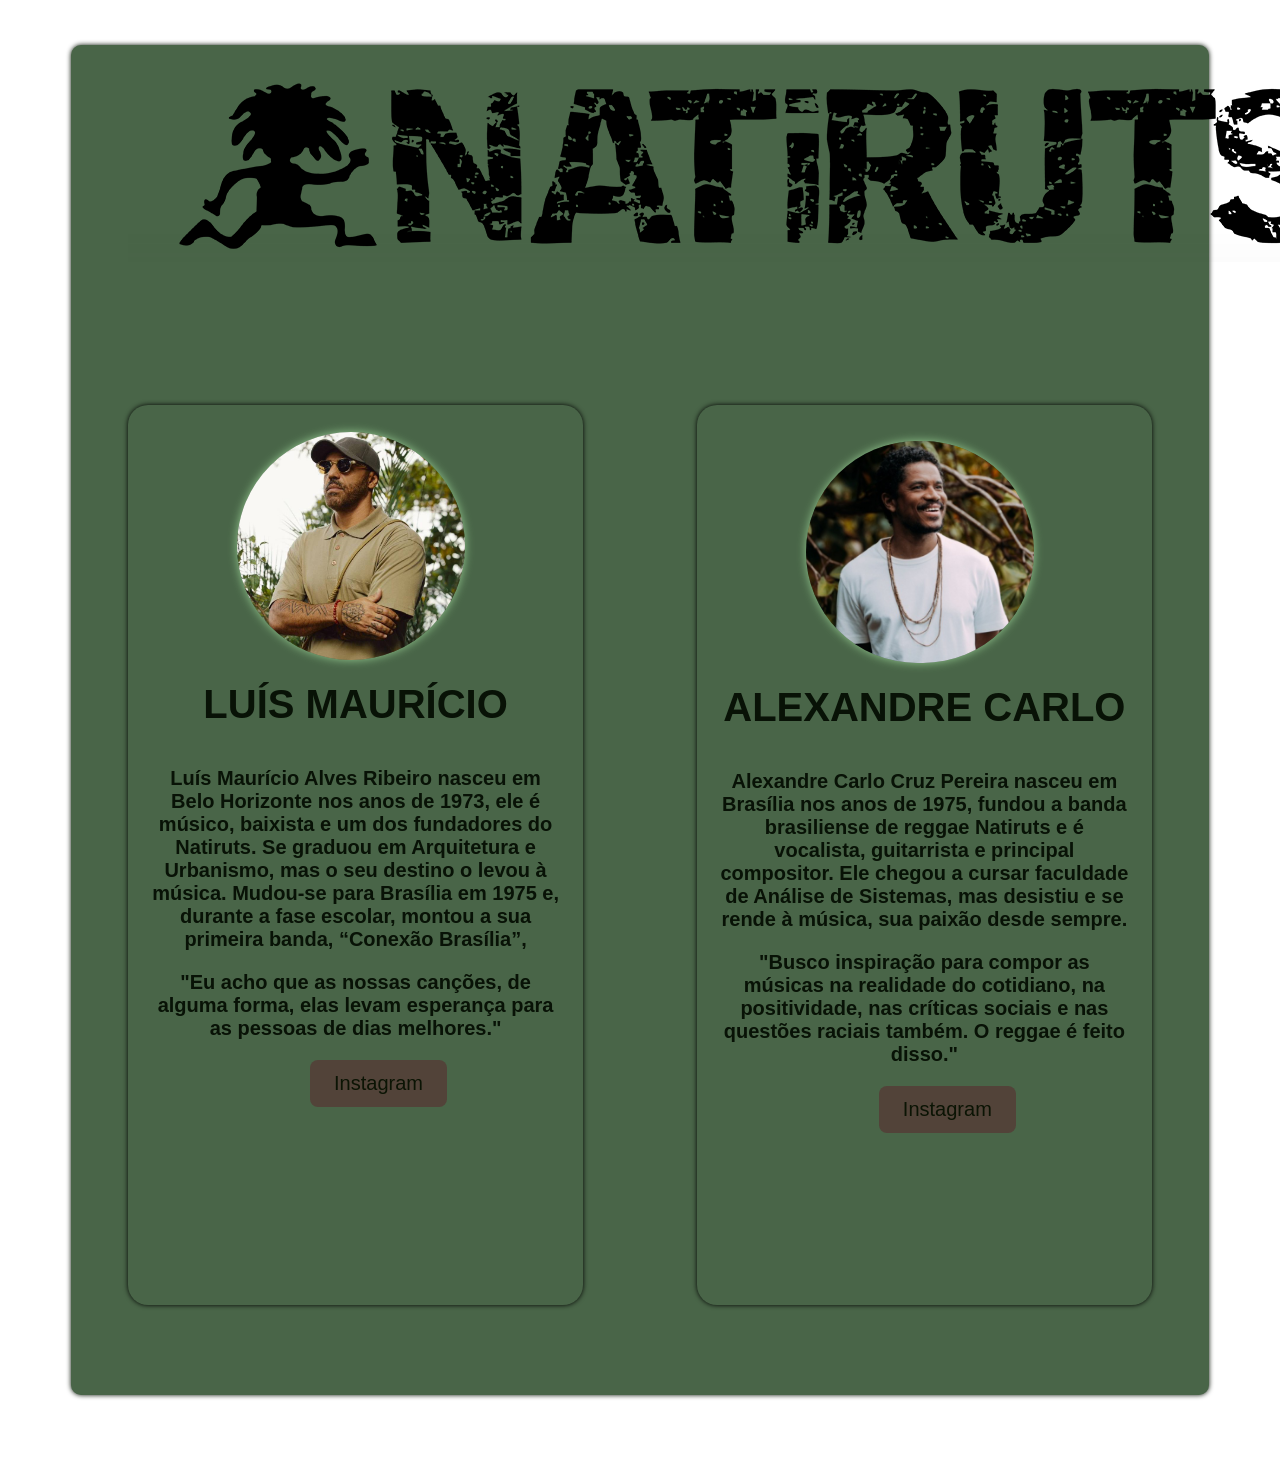
<file: assets/projects/NATIRUTS/index.html>
<!DOCTYPE html>
<html lang="pt-br">
<head>
    <meta charset="UTF-8">
    <meta name="viewport" content="width=device-width, initial-scale=1.0">
    <title>NATIRUTS</title>
    <link rel="stylesheet" href="./css/index.css">
    <link rel="shortcut icon" href="./img/icon.png" type="image/x-icon">
</head>
<body>
    <section class="container">
    <main>
        <center><img src="./img/logo-natiruts.png" alt="LOGO"></center>
    </main>

    <article id="artigo1">
        <img src="./img/Luís Maurício.jpg" alt="Luís Maurício" id="perfil1">
        <h1>Luís Maurício</h1>
        <h3><p class="text-center">Luís Maurício Alves Ribeiro nasceu em Belo Horizonte nos anos de 1973, ele é músico, baixista e um dos fundadores do Natiruts. Se graduou em Arquitetura e Urbanismo, mas o seu destino o levou à música. Mudou-se para Brasília em 1975 e, durante a fase escolar, montou a sua primeira banda, “Conexão Brasília”,</p></h3>
        <h3><p class="text-center"> "Eu acho que as nossas canções, de alguma forma, elas levam esperança para as pessoas de dias melhores."</p></h3>
        <form action="https://www.instagram.com/luismauricionatiruts/?hl=pt" target="_blank">
            <button type="submit" class="botao">Instagram</button>
        </form>
    </article>
    
    <article id="artigo2">
        <img src="./img/Alexandre Carlo.jpeg" alt="Alexandre Carlo" id="perfil2">
        <h1>Alexandre Carlo</h1>
        <h3><p class="text-center">Alexandre Carlo Cruz Pereira nasceu em Brasília nos anos de 1975, fundou a banda brasiliense de reggae Natiruts e é vocalista, guitarrista e principal compositor. Ele chegou a cursar faculdade de Análise de Sistemas, mas desistiu e se rende à música, sua paixão desde sempre.
        <p>"Busco inspiração para compor as músicas na realidade do cotidiano, na positividade, nas críticas sociais e nas questões raciais também. O reggae é feito disso."</p></h3>
        <form action="https://www.instagram.com/alexandrecarlo/?hl=pt-br" target="_blank">
            <button type="submit" class="botao">Instagram</button>
        </form>
    </article>
    
    <link rel="stylesheet" href="css/index.css">
    

    </section>
</body>
</html>
</file>
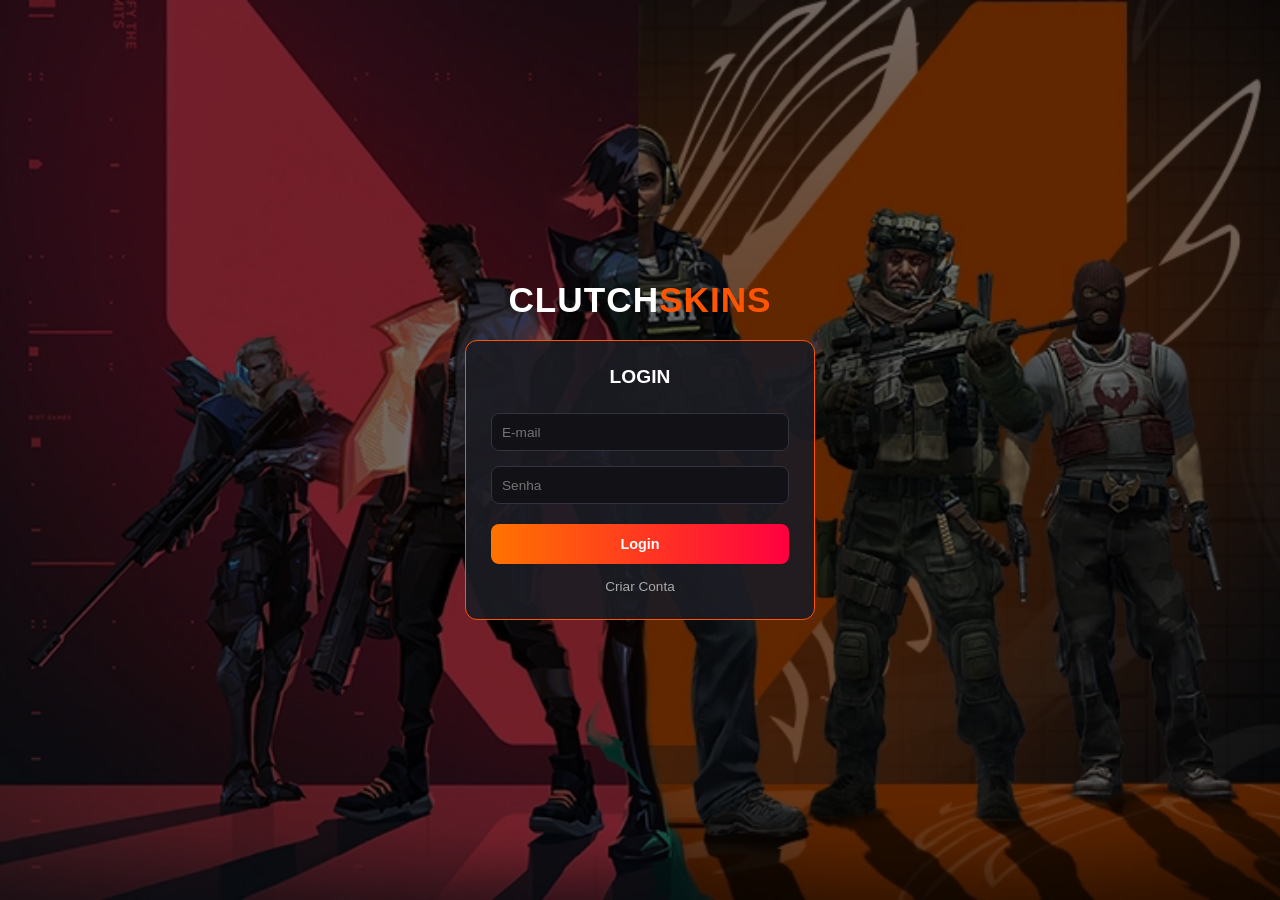
<file: assets/projects/Skin-Store/index.html>
<!doctype html>
<html lang="pt-br">
  <head>
    <meta charset="UTF-8" />
    <meta name="viewport" content="width=device-width, initial-scale=1.0" />
    <title>Clutch Skins - Store</title>
    <link rel="stylesheet" href="./assets/css/index.css" />
    <script src="./assets/js/index.js" defer></script>
  </head>
  <body>
    <main>

      <img
        src="./assets/img/Esports-CSGO-vs-Valorant-Article.webp"
        alt="Fundo CS e Valorant"
        class="bg-img"
      />

      <div class="logo">
        <h1>CLUTCH<span>SKINS</span></h1>
      </div>

      <section id="cadastro">
        <form action="#">
          <h2>Cadastro</h2>

          <input
            type="text"
            maxlength="10"
            placeholder="Usuário"
            required
            class="campo"
            name="fusuario"
          />

          <input
            type="email"
            maxlength="70"
            placeholder="E-mail"
            required
            class="campo"
            name="femail"
          />

          <input
            type="password"
            maxlength="12"
            minlength="8"
            placeholder="Senha"
            required
            class="campo"
            name="fsenha"
          />

          <input
            type="password"
            maxlength="12"
            minlength="8"
            placeholder="Confirmar Senha"
            required
            class="campo"
            name="fsenha2"
          />

          <button class="campo botao">Cadastrar</button>
          <a href="#" class="alternar">Já tem conta? Entre!</a>
        </form>
      </section>

      <section id="login">
        <form action="./home.html">
          <h2>Login</h2>

          <input
            type="email"
            maxlength="70"
            placeholder="E-mail"
            required
            class="campo"
            name="femail"
          />

          <input
            type="password"
            maxlength="12"
            minlength="8"
            placeholder="Senha"
            required
            class="campo"
            name="fsenha"
          />

          <button class="campo botao">Login</button>
          <a href="#" class="alternar">Criar Conta</a>
        </form>
      </section>
    </main>
  </body>
</html>
</file>
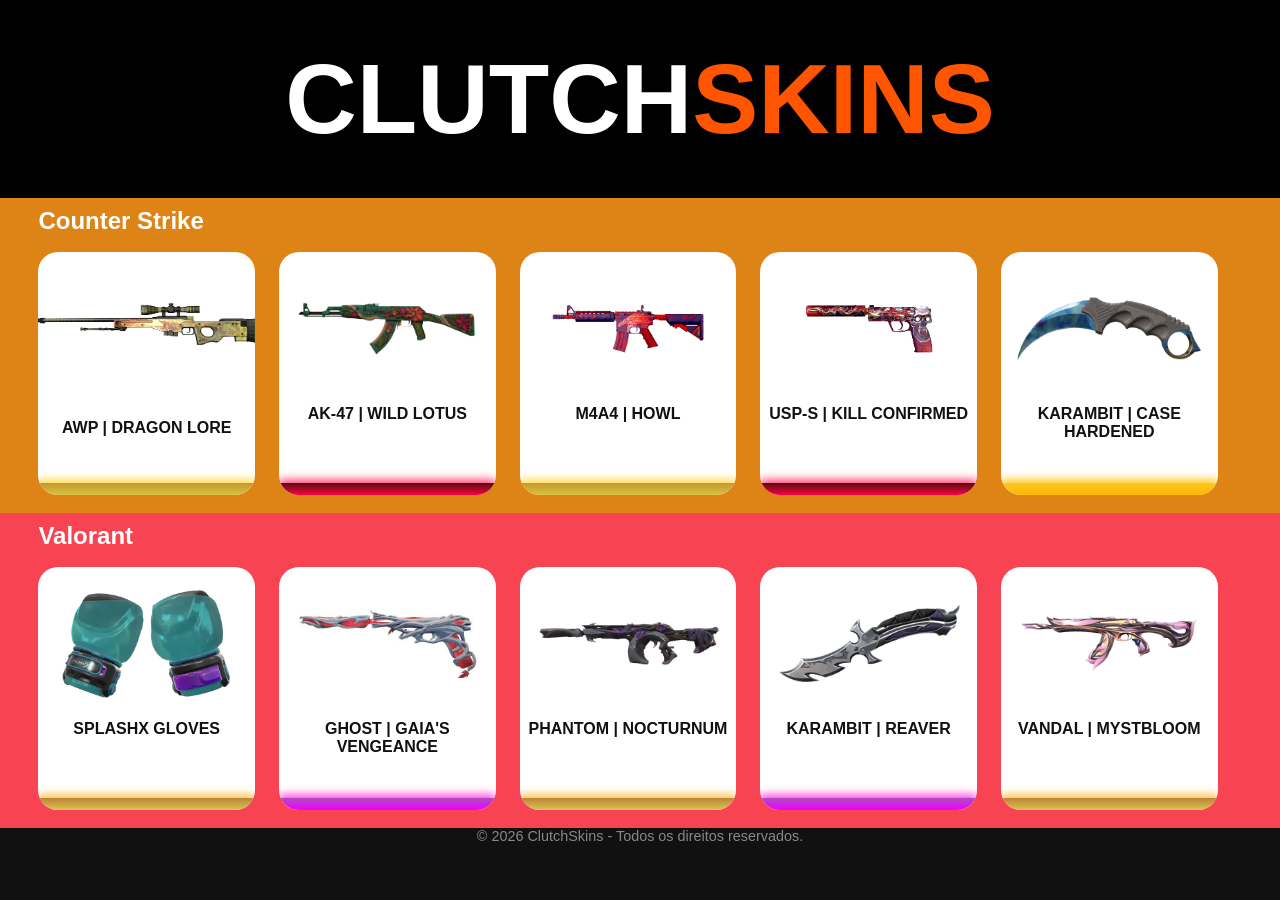
<file: assets/projects/Skin-Store/home.html>
<!doctype html>
<html lang="pt-br">
  <head>
    <meta charset="UTF-8" />
    <meta name="viewport" content="width=device-width, initial-scale=1.0" />
    <title>Skins</title>
    <link rel="stylesheet" href="./assets/css/home.css" />
    <script src="./assets/js/index.js" defer></script>
  </head>
  <body>
    <main>
      <header>
        <h1>CLUTCH<span>SKINS</span></h1>
      </header>

      <section class="game" id="cs2">
        <h2>Counter Strike</h2>

      <div class="skin" id="awp-card">
          <img src="./assets/img/cs-skin1.png" alt="AWP Dragon Lore">
          <p>AWP | DRAGON LORE</p>
          <div class="raridade oculta"></div>
        </div>

        <div class="skin">
          <img src="./assets/img/cs-skin2.png" alt="AK-47 Wild Lotus">
          <p>AK-47 | Wild Lotus</p>
          <div class="raridade sigilosa"></div>
        </div>

        <div class="skin">
          <img src="./assets/img/cs-skin3.png" alt="M4A4 Howl">
          <p>M4A4 | Howl</p>
          <div class="raridade oculta"></div>
        </div>

        <div class="skin">
          <img src="./assets/img/cs-skin4.png" alt="USP-S Kill Confirmed">
          <p>USP-S | Kill Confirmed</p>
          <div class="raridade sigilosa"></div>
        </div>

        <div class="skin">
          <img src="./assets/img/cs-skin5.png" alt="Karambit Case Hardened">
          <p>Karambit | Case Hardened</p>
          <div class="raridade extraordinario"></div>
        </div>
      </section>

      <section class="game" id="valorant">
        <h2>Valorant</h2>
        <div class="skin">
    <img src="./assets/img/v-skins1.webp" alt="Splashx Gloves">
    <p>Splashx Gloves</p>
    <div class="raridade exclusivo"></div>
  </div>

  <div class="skin">
    <img src="./assets/img/v-skins2.jpg" alt="Gaia's Vengeance Ghost">
    <p>Ghost | Gaia's Vengeance</p>
    <div class="raridade ultra"></div>
  </div>

  <div class="skin">
    <img src="./assets/img/v-skins-3.webp" alt="Nocturnum Phantom">
    <p>Phantom | Nocturnum</p>
    <div class="raridade exclusivo"></div>
  </div>

  <div class="skin">
    <img src="./assets/img/v-skins4.webp" alt="Reaver Karambit">
    <p>Karambit | Reaver</p>
    <div class="raridade ultra"></div>
  </div>

  <div class="skin">
    <img src="./assets/img/v-skins5.webp" alt="Vandal Mystbloom">
    <p>Vandal | Mystbloom</p>
    <div class="raridade exclusivo"></div>
  </div>
      </section>

   <footer>
  <p>&copy; 2026 ClutchSkins - Todos os direitos reservados.</p>
  </footer>
    </main>
  </body>
</html>
</file>
<file: css/style.css>
/* ==========================================================================
   PORTFÓLIO PESSOAL — ANA FERNANDES
   CONCEITO: THERMAL INTERFACE
   ========================================================================== */

/* --- Variáveis Globais & Paleta Térmica --- */
:root {
  --bg-dark: #080808;
  --bg-surface: #101014;
  --bg-card: rgba(18, 18, 22, 0.65);
  --border-subtle: rgba(255, 255, 255, 0.08);
  --border-light: rgba(255, 255, 255, 0.18);
  
  /* Cores da Identidade Térmica */
  --thermal-blue: #213ded;
  --thermal-cyan: #00acd7;
  --thermal-green: #00b181;
  --thermal-yellow: #e6c82a;
  --thermal-red: #ff3700;

  /* Tipografia */
  --font-display: 'Space Grotesk', -apple-system, BlinkMacSystemFont, sans-serif;
  --font-body: 'Inter', -apple-system, BlinkMacSystemFont, sans-serif;
  --font-mono: 'JetBrains Mono', 'Space Mono', monospace;

  /* Texto */
  --text-primary: #f5f5f7;
  --text-secondary: #a0a3b1;
  --text-muted: #5a5d6e;

  /* Transições & Efeitos */
  --transition-smooth: all 0.4s cubic-bezier(0.16, 1, 0.3, 1);
  --transition-fast: all 0.2s ease;

  /* Linguagem de Movimento Autoral (Scroll-Driven Kinematics) */
  --reveal-ease: cubic-bezier(0.16, 1, 0.3, 1);
  --reveal-duration: 0.85s;
  --reveal-duration-slow: 1.1s;
  --reveal-duration-fast: 0.45s;
}

/* --- Reset & Base --- */
*, *::before, *::after {
  margin: 0;
  padding: 0;
  box-sizing: border-box;
}

html {
  font-size: 16px;
  background-color: var(--bg-dark);
  color: var(--text-primary);
  font-family: var(--font-body);
  scroll-behavior: smooth;
  text-rendering: optimizeLegibility;
  -webkit-font-smoothing: antialiased;
  -moz-osx-font-smoothing: grayscale;
}

body {
  min-height: 100vh;
  background-color: var(--bg-dark);
  color: var(--text-primary);
  overflow-x: hidden;
  position: relative;
  line-height: 1.5;
}

/* --- Canvas do Efeito Térmico Fluido --- */
#thermal-canvas {
  position: fixed;
  top: 0;
  left: 0;
  width: 100vw;
  height: 100vh;
  pointer-events: none;
  z-index: 0;
  filter: blur(55px);
  opacity: 0.88;
  mix-blend-mode: screen;
}

/* --- Grade Técnica de Fundo (Thermal Grid) --- */
.thermal-grid {
  position: fixed;
  inset: 0;
  pointer-events: none;
  z-index: 1;
  background-image: 
    linear-gradient(rgba(255, 255, 255, 0.025) 1px, transparent 1px),
    linear-gradient(90deg, rgba(255, 255, 255, 0.025) 1px, transparent 1px);
  background-size: 80px 80px;
  mask-image: radial-gradient(ellipse 90% 80% at 50% 50%, #000 35%, transparent 95%);
}

/* --- Linhas Estruturais Finas de Escaneamento --- */
.scanline-overlay {
  position: fixed;
  inset: 0;
  pointer-events: none;
  z-index: 2;
  background: repeating-linear-gradient(
    to bottom,
    transparent 0px,
    transparent 3px,
    rgba(0, 0, 0, 0.15) 4px
  );
  opacity: 0.6;
}

/* --- Wrapper Principal da Aplicação --- */
.app-wrapper {
  position: relative;
  z-index: 3;
  min-height: 100vh;
  display: flex;
  flex-direction: column;
  justify-content: space-between;
  padding: 2rem 3.5rem;
}

/* --- Top Telemetry / Cabeçalho Técnico --- */
.top-telemetry {
  display: flex;
  justify-content: space-between;
  align-items: center;
  font-family: var(--font-mono);
  font-size: 0.75rem;
  letter-spacing: 0.08em;
  text-transform: uppercase;
  color: var(--text-secondary);
  border-bottom: 1px solid var(--border-subtle);
  padding-bottom: 1.25rem;
  margin-bottom: 2rem;
}

.telemetry-left,
.telemetry-center,
.telemetry-right {
  display: flex;
  align-items: center;
  gap: 0.75rem;
}

.status-indicator {
  display: inline-flex;
  align-items: center;
  gap: 0.45rem;
}

.status-dot {
  width: 7px;
  height: 7px;
  background-color: var(--thermal-green);
  border-radius: 50%;
  box-shadow: 0 0 10px var(--thermal-green);
  animation: pulse-dot 2.5s infinite ease-in-out;
}

@keyframes pulse-dot {
  0%, 100% { transform: scale(1); opacity: 1; }
  50% { transform: scale(1.35); opacity: 0.45; }
}

.telemetry-tag {
  color: var(--thermal-cyan);
  font-weight: 500;
}

.telemetry-dim {
  color: var(--text-muted);
}

/* --- Seção Hero Experimental --- */
.hero-section {
  display: flex;
  flex-direction: column;
  justify-content: center;
  margin: auto 0;
  padding: 2rem 0;
}

/* Barra de Classificação de Identidade */
.hero-classification {
  display: flex;
  align-items: center;
  gap: 1.5rem;
  margin-bottom: 1.25rem;
  font-family: var(--font-mono);
  font-size: 0.72rem;
  letter-spacing: 0.12em;
  color: var(--text-muted);
}

.classification-badge {
  display: inline-flex;
  align-items: center;
  gap: 0.5rem;
  padding: 0.25rem 0.65rem;
  background: rgba(255, 55, 0, 0.08);
  border: 1px solid rgba(255, 55, 0, 0.25);
  color: var(--thermal-red);
  border-radius: 2px;
}

.classification-badge .bracket {
  opacity: 0.5;
}

/* Tipografia Monumental Assimétrica */
.hero-title-wrapper {
  margin-bottom: 1.75rem;
}

.hero-title {
  font-family: var(--font-display);
  font-size: clamp(4.2rem, 11.5vw, 12rem);
  font-weight: 700;
  line-height: 0.86;
  letter-spacing: -0.05em;
  text-transform: uppercase;
  color: var(--text-primary);
  display: flex;
  flex-direction: column;
  user-select: none;
}

.title-line-1 {
  display: inline-block;
  transform: translateX(-0.02em);
  background: linear-gradient(135deg, #ffffff 40%, rgba(255, 255, 255, 0.7) 100%);
  -webkit-background-clip: text;
  -webkit-text-fill-color: transparent;
  transition: var(--transition-smooth);
}

.title-line-2 {
  display: inline-block;
  margin-left: clamp(2rem, 9vw, 10rem);
  color: transparent;
  -webkit-text-stroke: 1.5px rgba(255, 255, 255, 0.85);
  position: relative;
  transition: var(--transition-smooth);
}

.title-line-2:hover {
  -webkit-text-stroke: 1.5px var(--thermal-cyan);
  text-shadow: 0 0 40px rgba(0, 172, 215, 0.4);
}

/* Grade Assimétrica de Conteúdo & Manifesto */
.hero-editorial-grid {
  display: grid;
  grid-template-columns: 1.3fr 1fr 0.8fr;
  gap: 3rem;
  align-items: start;
  margin-top: 1.5rem;
}

.statement-block {
  max-width: 540px;
}

.hero-lead {
  font-size: clamp(1.05rem, 1.4vw, 1.35rem);
  font-weight: 400;
  line-height: 1.5;
  color: var(--text-primary);
  margin-bottom: 1rem;
}

.hero-lead strong {
  font-weight: 600;
  color: #ffffff;
}

.hero-sublead {
  font-size: 0.92rem;
  line-height: 1.6;
  color: var(--text-secondary);
}

/* Bloco Técnico de Competências Centrais */
.hero-specs {
  font-family: var(--font-mono);
  font-size: 0.75rem;
  border-left: 1px solid var(--border-subtle);
  padding-left: 1.5rem;
  display: flex;
  flex-direction: column;
  gap: 0.85rem;
}

.spec-item {
  display: flex;
  flex-direction: column;
  gap: 0.2rem;
}

.spec-label {
  color: var(--text-muted);
  font-size: 0.65rem;
  letter-spacing: 0.1em;
  text-transform: uppercase;
}

.spec-val {
  color: var(--text-secondary);
  font-size: 0.82rem;
}

.spec-val.highlight {
  color: var(--thermal-yellow);
}

/* ==========================================================================
   MATRIZ ARTÍSTICO-TECNOLÓGICA (THERMAL CORE MATRIX)
   Escultura Holográfica & Dispositivo Óptico de Telemetria
   ========================================================================== */
.hero-visual-slot {
  display: flex;
  justify-content: flex-end;
  position: relative;
}

.thermal-core-device {
  width: 100%;
  max-width: 240px;
  aspect-ratio: 3 / 4;
  background: linear-gradient(145deg, rgba(16, 16, 22, 0.72) 0%, rgba(10, 10, 14, 0.9) 100%);
  border: 1px solid rgba(255, 255, 255, 0.12);
  border-radius: 4px;
  position: relative;
  display: flex;
  flex-direction: column;
  justify-content: space-between;
  padding: 1.25rem 1rem;
  backdrop-filter: blur(16px);
  overflow: hidden;
  box-shadow: 0 20px 45px -15px rgba(0, 0, 0, 0.7), 0 0 20px rgba(0, 172, 215, 0.05);
  transition: border-color 0.4s ease, box-shadow 0.4s ease, transform 0.25s cubic-bezier(0.16, 1, 0.3, 1);
}

.thermal-core-device:hover {
  border-color: rgba(0, 172, 215, 0.4);
  box-shadow: 0 25px 50px -10px rgba(0, 172, 215, 0.18), 0 0 30px rgba(255, 55, 0, 0.08);
}

/* Cantoneiras Técnicas do Monólito */
.core-corner {
  position: absolute;
  width: 8px;
  height: 8px;
  border-color: var(--thermal-cyan);
  pointer-events: none;
}

.core-corner.corner-tl { top: 0; left: 0; border-top: 2px solid var(--thermal-cyan); border-left: 2px solid var(--thermal-cyan); }
.core-corner.corner-tr { top: 0; right: 0; border-top: 2px solid var(--thermal-cyan); border-right: 2px solid var(--thermal-cyan); }
.core-corner.corner-bl { bottom: 0; left: 0; border-bottom: 2px solid var(--thermal-cyan); border-left: 2px solid var(--thermal-cyan); }
.core-corner.corner-br { bottom: 0; right: 0; border-bottom: 2px solid var(--thermal-cyan); border-right: 2px solid var(--thermal-cyan); }

/* Linha de Varredura Sutil de Escaneamento */
.core-scanner-line {
  position: absolute;
  top: 0;
  left: 0;
  right: 0;
  height: 2px;
  background: linear-gradient(90deg, transparent, var(--thermal-cyan), transparent);
  animation: core-scan-pass 4s infinite linear;
  pointer-events: none;
  opacity: 0.6;
}

@keyframes core-scan-pass {
  0% { top: 0; opacity: 0; }
  10% { opacity: 0.8; }
  90% { opacity: 0.8; }
  100% { top: 100%; opacity: 0; }
}

/* Telemetria do Dispositivo */
.core-header-telemetry,
.core-footer-telemetry {
  display: flex;
  justify-content: space-between;
  align-items: center;
  font-family: var(--font-mono);
  font-size: 0.64rem;
  letter-spacing: 0.08em;
  color: var(--text-muted);
  user-select: none;
}

.core-tag {
  color: var(--thermal-cyan);
}

.core-val {
  color: var(--thermal-yellow);
}

.core-status {
  color: var(--thermal-green);
}

.core-freq {
  color: var(--text-secondary);
}

/* Centro Óptico: Vórtice & Anéis Concêntricos */
.core-optical-center {
  position: relative;
  width: 140px;
  height: 140px;
  margin: 0.5rem auto;
  display: flex;
  align-items: center;
  justify-content: center;
}

.core-ring {
  position: absolute;
  border-radius: 50%;
  pointer-events: none;
}

/* Anel Externo: Ciano Tecnológico */
.core-ring-outer {
  width: 130px;
  height: 130px;
  border: 1px dashed rgba(0, 172, 215, 0.4);
  animation: rotate-core-outer 26s infinite linear;
}

/* Anel Intermediário: Dourado Segmentado */
.core-ring-mid {
  width: 90px;
  height: 90px;
  border: 1.5px solid rgba(230, 200, 42, 0.45);
  border-top-color: transparent;
  border-bottom-color: transparent;
  animation: rotate-core-mid 14s infinite linear reverse;
}

/* Anel Interno: Vermelho Térmico Pontilhado */
.core-ring-inner {
  width: 56px;
  height: 56px;
  border: 1px dotted rgba(255, 55, 0, 0.6);
  animation: rotate-core-inner 8s infinite linear;
  transform: translate(calc(var(--core-rx, 0px) * 0.6), calc(var(--core-ry, 0px) * 0.6));
  transition: transform 0.2s cubic-bezier(0.16, 1, 0.3, 1);
}

/* Núcleo de Radiação Térmica */
.core-nucleus {
  width: 24px;
  height: 24px;
  border-radius: 50%;
  background: radial-gradient(circle, var(--thermal-red) 0%, rgba(255, 55, 0, 0.35) 55%, transparent 75%);
  display: flex;
  align-items: center;
  justify-content: center;
  box-shadow: 0 0 16px rgba(255, 55, 0, 0.6), 0 0 30px rgba(230, 200, 42, 0.2);
  transform: translate(calc(var(--core-rx, 0px) * 1.3), calc(var(--core-ry, 0px) * 1.3));
  transition: transform 0.16s cubic-bezier(0.16, 1, 0.3, 1);
  will-change: transform;
}

.core-pulse-dot {
  width: 6px;
  height: 6px;
  border-radius: 50%;
  background: #ffffff;
  box-shadow: 0 0 8px #ffffff;
  animation: pulse-nucleus 2.2s infinite ease-in-out;
}

/* Mira / Eixos de Coordenadas em Cruz */
.core-coordinates-cross {
  position: absolute;
  inset: 0;
  pointer-events: none;
}

.core-coordinates-cross::before,
.core-coordinates-cross::after {
  content: '';
  position: absolute;
  background: rgba(255, 255, 255, 0.06);
}

.core-coordinates-cross::before {
  top: 50%;
  left: 10px;
  right: 10px;
  height: 1px;
  transform: translateY(-50%);
}

.core-coordinates-cross::after {
  left: 50%;
  top: 10px;
  bottom: 10px;
  width: 1px;
  transform: translateX(-50%);
}

/* Rotações Harmônicas dos Anéis */
@keyframes rotate-core-outer {
  0% { transform: rotate(0deg); }
  100% { transform: rotate(360deg); }
}

@keyframes rotate-core-mid {
  0% { transform: rotate(0deg); }
  100% { transform: rotate(-360deg); }
}

@keyframes rotate-core-inner {
  0% { transform: rotate(0deg); }
  100% { transform: rotate(360deg); }
}

@keyframes pulse-nucleus {
  0%, 100% { transform: scale(0.9); opacity: 0.85; }
  50% { transform: scale(1.35); opacity: 1; }
}

/* --- Ações & CTA Térmico Experimental --- */
.hero-action-row {
  display: flex;
  align-items: center;
  justify-content: space-between;
  margin-top: 3rem;
  padding-top: 1.5rem;
  border-top: 1px solid var(--border-subtle);
}

.thermal-cta-btn {
  display: inline-flex;
  align-items: center;
  gap: 1.25rem;
  text-decoration: none;
  font-family: var(--font-mono);
  font-size: 0.84rem;
  letter-spacing: 0.1em;
  color: var(--text-primary);
  background: rgba(255, 255, 255, 0.03);
  border: 1px solid var(--border-light);
  padding: 0.85rem 1.6rem;
  border-radius: 2px;
  position: relative;
  overflow: hidden;
  transition: var(--transition-smooth);
}

.thermal-cta-btn::before {
  content: '';
  position: absolute;
  inset: 0;
  background: linear-gradient(90deg, 
    rgba(33, 61, 237, 0.15),
    rgba(0, 172, 215, 0.25),
    rgba(0, 177, 129, 0.25),
    rgba(230, 200, 42, 0.25),
    rgba(255, 55, 0, 0.35)
  );
  opacity: 0;
  transition: opacity 0.4s ease;
  z-index: 0;
}

.thermal-cta-btn:hover {
  border-color: var(--thermal-yellow);
  transform: translateY(-2px);
  box-shadow: 0 10px 30px -10px rgba(255, 55, 0, 0.35);
}

.thermal-cta-btn:hover::before {
  opacity: 1;
}

.cta-btn-text,
.cta-badge,
.cta-arrow-icon {
  position: relative;
  z-index: 1;
}

.cta-badge {
  background: rgba(0, 0, 0, 0.4);
  padding: 0.15rem 0.45rem;
  border-radius: 2px;
  color: var(--thermal-yellow);
  font-size: 0.72rem;
}

.cta-arrow-icon {
  transition: transform 0.3s ease;
}

.thermal-cta-btn:hover .cta-arrow-icon {
  transform: translateY(3px);
}

/* Indicador de Interação com o Efeito Térmico */
.hero-interaction-tip {
  display: flex;
  align-items: center;
  gap: 0.75rem;
  font-family: var(--font-mono);
  font-size: 0.72rem;
  color: var(--text-muted);
  letter-spacing: 0.08em;
  text-transform: uppercase;
}

.cursor-pulse-icon {
  width: 8px;
  height: 8px;
  border-radius: 50%;
  background: var(--thermal-red);
  box-shadow: 0 0 12px var(--thermal-red);
  animation: pulse-dot 1.8s infinite;
}

/* --- Bottom Telemetry / Rodapé da Tela --- */
.bottom-telemetry {
  display: flex;
  justify-content: space-between;
  align-items: center;
  font-family: var(--font-mono);
  font-size: 0.72rem;
  color: var(--text-muted);
  border-top: 1px solid var(--border-subtle);
  padding-top: 1.25rem;
  margin-top: 2rem;
  letter-spacing: 0.06em;
}

/* Espectro Térmico de Cores */
.thermal-spectrum-bar {
  display: flex;
  align-items: center;
  gap: 0.65rem;
}

.spectrum-label {
  font-size: 0.65rem;
  text-transform: uppercase;
  color: var(--text-muted);
}

.spectrum-gradient {
  width: 140px;
  height: 6px;
  border-radius: 3px;
  background: linear-gradient(90deg, 
    var(--thermal-blue) 0%,
    var(--thermal-cyan) 25%,
    var(--thermal-green) 50%,
    var(--thermal-yellow) 75%,
    var(--thermal-red) 100%
  );
  box-shadow: 0 0 10px rgba(255, 55, 0, 0.2);
}

/* --- Responsividade & Mobile --- */
@media (max-width: 1024px) {
  .app-wrapper {
    padding: 1.75rem 2rem;
  }
  .hero-editorial-grid {
    grid-template-columns: 1.15fr 1fr;
    gap: 2rem;
  }
  .hero-visual-slot {
    grid-column: span 2;
    display: flex;
    justify-content: center;
    margin-top: 1rem;
  }
  .title-line-2 {
    margin-left: 2rem;
  }
}

@media (max-width: 768px) {
  .app-wrapper {
    padding: 1.25rem 1.25rem;
  }
  .top-telemetry {
    flex-direction: column;
    align-items: flex-start;
    gap: 0.5rem;
    padding-bottom: 0.75rem;
    margin-bottom: 1.25rem;
  }
  .telemetry-center {
    display: none;
  }
  .hero-editorial-grid {
    grid-template-columns: 1fr;
    gap: 1.5rem;
  }
  .hero-visual-slot {
    grid-column: span 1;
    display: flex;
    justify-content: center;
    margin-top: 1rem;
  }
  .thermal-core-device {
    max-width: 210px;
  }
  .hero-specs {
    border-left: none;
    border-top: 1px solid var(--border-subtle);
    padding-left: 0;
    padding-top: 1.25rem;
  }
  .hero-action-row {
    flex-direction: column;
    align-items: flex-start;
    gap: 1rem;
    margin-top: 2rem;
  }
  .bottom-telemetry {
    flex-direction: column;
    align-items: flex-start;
    gap: 0.75rem;
  }
  .thermal-spectrum-bar {
    width: 100%;
    justify-content: space-between;
  }
  .spectrum-gradient {
    flex: 1;
  }
}



/* ==========================================================================
   SEÇÃO DE PROJETOS AUTORAIS — THERMAL INTERFACE
   ========================================================================== */

.projects-section {
  position: relative;
  z-index: 3;
  padding: 5rem 0 3rem;
  border-top: 1px solid var(--border-subtle);
}

/* Cabeçalho da Seção */
.section-header {
  margin-bottom: 4rem;
}

.section-protocol-tag {
  display: inline-flex;
  align-items: center;
  gap: 0.6rem;
  font-family: var(--font-mono);
  font-size: 0.74rem;
  color: var(--thermal-cyan);
  letter-spacing: 0.12em;
  text-transform: uppercase;
  margin-bottom: 0.85rem;
}

.section-title {
  font-family: var(--font-display);
  font-size: clamp(2.5rem, 6vw, 5rem);
  font-weight: 700;
  line-height: 0.95;
  letter-spacing: -0.04em;
  text-transform: uppercase;
  margin-bottom: 1.25rem;
}

.section-title span {
  color: transparent;
  -webkit-text-stroke: 1.5px var(--thermal-yellow);
}

.section-lead {
  max-width: 680px;
  font-size: 1.05rem;
  color: var(--text-secondary);
  line-height: 1.6;
}

/* Lista de Projetos em Layout Assimétrico */
.projects-gallery {
  display: flex;
  flex-direction: column;
  gap: 6rem;
}

/* Cartão de Projeto Arquitetural */
.project-card {
  position: relative;
  background: rgba(14, 14, 18, 0.75);
  border: 1px solid var(--border-subtle);
  backdrop-filter: blur(16px);
  padding: 2.5rem;
  border-radius: 4px;
  display: grid;
  grid-template-columns: 1.15fr 1fr;
  gap: 3.5rem;
  align-items: center;
  transition: var(--transition-smooth);
}

.project-card:hover {
  border-color: var(--border-light);
  box-shadow: 0 20px 50px -15px rgba(0, 0, 0, 0.8);
}

/* Variação Invertida para Ritmo Visual Assimétrico */
.project-card.inverted {
  grid-template-columns: 1fr 1.15fr;
}

.project-card.inverted .project-visual-col {
  order: 2;
}

.project-card.inverted .project-info-col {
  order: 1;
}

/* Coluna de Mídia / Visual */
.project-visual-col {
  position: relative;
}

.visual-viewport {
  position: relative;
  border-radius: 3px;
  overflow: hidden;
  background: #0d0d12;
  border: 1px solid rgba(255, 255, 255, 0.08);
  box-shadow: 0 15px 35px rgba(0, 0, 0, 0.6);
}

.main-preview-img {
  width: 100%;
  height: 100%;
  aspect-ratio: 16 / 10;
  object-fit: cover;
  display: block;
  transition: transform 0.6s cubic-bezier(0.16, 1, 0.3, 1), filter 0.4s ease;
  filter: contrast(1.05) brightness(0.95);
}

.project-card:hover .main-preview-img {
  transform: scale(1.02);
  filter: contrast(1.1) brightness(1.02);
}

/* Retículo e Linhas de Varredura sobre a Mídia */
.visual-scanner-grid {
  position: absolute;
  inset: 0;
  pointer-events: none;
  background: linear-gradient(180deg, rgba(255,255,255,0.02) 1px, transparent 1px);
  background-size: 100% 8px;
}

.visual-badge {
  position: absolute;
  top: 1rem;
  left: 1rem;
  font-family: var(--font-mono);
  font-size: 0.68rem;
  letter-spacing: 0.1em;
  background: rgba(8, 8, 8, 0.85);
  border: 1px solid var(--border-subtle);
  padding: 0.3rem 0.65rem;
  border-radius: 2px;
  color: var(--text-primary);
  backdrop-filter: blur(8px);
}

/* Mini Vitrine Flutuante de Itens / Skins (ClutchSkins) */
.floating-subitems-strip {
  display: flex;
  gap: 0.75rem;
  margin-top: 1rem;
}

.subitem-thumb {
  flex: 1;
  background: rgba(20, 20, 26, 0.7);
  border: 1px solid var(--border-subtle);
  padding: 0.6rem;
  border-radius: 3px;
  display: flex;
  flex-direction: column;
  align-items: center;
  gap: 0.35rem;
  text-align: center;
  transition: var(--transition-fast);
}

.subitem-thumb:hover {
  border-color: var(--thermal-cyan);
  background: rgba(25, 25, 34, 0.9);
}

.subitem-thumb img {
  width: 100%;
  height: 48px;
  object-fit: contain;
}

.subitem-thumb span {
  font-family: var(--font-mono);
  font-size: 0.62rem;
  color: var(--text-secondary);
}

/* Coluna de Informações e Ficha Técnica */
.project-info-col {
  display: flex;
  flex-direction: column;
}

.project-meta-header {
  display: flex;
  align-items: center;
  justify-content: space-between;
  font-family: var(--font-mono);
  font-size: 0.72rem;
  color: var(--text-muted);
  border-bottom: 1px solid var(--border-subtle);
  padding-bottom: 0.75rem;
  margin-bottom: 1.25rem;
  letter-spacing: 0.08em;
}

.project-id {
  color: var(--thermal-red);
  font-weight: 500;
}

.project-category {
  font-family: var(--font-mono);
  font-size: 0.74rem;
  color: var(--thermal-cyan);
  letter-spacing: 0.1em;
  text-transform: uppercase;
  margin-bottom: 0.5rem;
}

.project-name {
  font-family: var(--font-display);
  font-size: clamp(1.8rem, 3.2vw, 2.6rem);
  font-weight: 700;
  line-height: 1.1;
  letter-spacing: -0.03em;
  margin-bottom: 1rem;
  color: #ffffff;
}

.project-description {
  font-size: 0.95rem;
  color: var(--text-secondary);
  line-height: 1.6;
  margin-bottom: 1.5rem;
}

/* Lista de Funcionalidades Confirmadas */
.project-features-list {
  display: flex;
  flex-direction: column;
  gap: 0.5rem;
  margin-bottom: 1.75rem;
  font-size: 0.85rem;
  color: var(--text-secondary);
}

.feature-point {
  display: flex;
  align-items: flex-start;
  gap: 0.6rem;
  line-height: 1.45;
}

.feature-marker {
  color: var(--thermal-green);
  font-family: var(--font-mono);
  font-size: 0.75rem;
  margin-top: 1px;
}

/* Badges de Tecnologias Reais */
.tech-stack-row {
  display: flex;
  flex-wrap: wrap;
  gap: 0.5rem;
  margin-bottom: 2rem;
}

.tech-tag {
  font-family: var(--font-mono);
  font-size: 0.68rem;
  letter-spacing: 0.06em;
  padding: 0.25rem 0.6rem;
  background: rgba(255, 255, 255, 0.04);
  border: 1px solid var(--border-subtle);
  border-radius: 2px;
  color: var(--text-secondary);
}

.tech-tag.primary {
  border-color: rgba(0, 172, 215, 0.35);
  color: var(--thermal-cyan);
  background: rgba(0, 172, 215, 0.06);
}

/* Botões de Ação Funcionais */
.project-actions {
  display: flex;
  align-items: center;
  gap: 1rem;
  flex-wrap: wrap;
}

.btn-primary-action {
  display: inline-flex;
  align-items: center;
  gap: 0.65rem;
  text-decoration: none;
  font-family: var(--font-mono);
  font-size: 0.78rem;
  letter-spacing: 0.08em;
  padding: 0.75rem 1.35rem;
  background: var(--text-primary);
  color: var(--bg-dark);
  font-weight: 500;
  border-radius: 2px;
  transition: var(--transition-smooth);
}

.btn-primary-action:hover {
  background: var(--thermal-yellow);
  color: #000;
  transform: translateY(-2px);
  box-shadow: 0 8px 25px rgba(230, 200, 42, 0.3);
}

.btn-secondary-action {
  display: inline-flex;
  align-items: center;
  gap: 0.65rem;
  text-decoration: none;
  font-family: var(--font-mono);
  font-size: 0.78rem;
  letter-spacing: 0.08em;
  padding: 0.72rem 1.25rem;
  background: rgba(255, 255, 255, 0.04);
  color: var(--text-secondary);
  border: 1px solid var(--border-subtle);
  border-radius: 2px;
  transition: var(--transition-smooth);
}

.btn-secondary-action:hover {
  border-color: var(--thermal-cyan);
  color: #fff;
  transform: translateY(-2px);
  background: rgba(0, 172, 215, 0.08);
}

/* Responsividade da Galeria de Projetos */
@media (max-width: 960px) {
  .project-card,
  .project-card.inverted {
    grid-template-columns: 1fr;
    gap: 2rem;
    padding: 1.75rem;
  }
  .project-card.inverted .project-visual-col {
    order: 1;
  }
  .project-card.inverted .project-info-col {
    order: 2;
  }
}


/* ==========================================================================
   NAVEGAÇÃO DO CABEÇALHO
   ========================================================================== */

.telemetry-nav {
  display: flex;
  align-items: center;
  gap: 1.5rem;
}

.nav-link {
  text-decoration: none;
  color: var(--text-secondary);
  font-family: var(--font-mono);
  font-size: 0.72rem;
  letter-spacing: 0.1em;
  text-transform: uppercase;
  transition: var(--transition-fast);
  position: relative;
  padding: 0.2rem 0;
}

.nav-link::after {
  content: '';
  position: absolute;
  bottom: 0;
  left: 0;
  width: 0%;
  height: 1px;
  background: var(--thermal-cyan);
  transition: width 0.3s ease;
}

.nav-link:hover {
  color: #ffffff;
}

.nav-link:hover::after {
  width: 100%;
}

/* ==========================================================================
   SEÇÃO SOBRE MIM — THERMAL INTERFACE
   ========================================================================== */

.about-section {
  position: relative;
  z-index: 3;
  padding: 5rem 0 3rem;
  border-top: 1px solid var(--border-subtle);
}

.about-grid {
  display: grid;
  grid-template-columns: 1.25fr 1fr;
  gap: 4rem;
  align-items: start;
}

/* Coluna Narrativa Autoral */
.about-narrative {
  display: flex;
  flex-direction: column;
  gap: 1.5rem;
}

.about-paragraph {
  font-size: 1.05rem;
  color: var(--text-secondary);
  line-height: 1.65;
}

.about-paragraph strong {
  color: #ffffff;
  font-weight: 600;
}

.about-highlight-box {
  background: rgba(33, 61, 237, 0.06);
  border-left: 2px solid var(--thermal-cyan);
  padding: 1.25rem 1.5rem;
  margin-top: 0.5rem;
  border-radius: 0 4px 4px 0;
}

.about-highlight-box p {
  font-size: 0.95rem;
  color: var(--text-primary);
  line-height: 1.6;
}

/* Coluna de Fichas de Dados & Habilidades */
.about-dossier {
  display: flex;
  flex-direction: column;
  gap: 1.5rem;
}

.dossier-card {
  background: rgba(14, 14, 18, 0.7);
  border: 1px solid var(--border-subtle);
  border-radius: 3px;
  padding: 1.5rem;
  backdrop-filter: blur(12px);
  transition: var(--transition-smooth);
}

.dossier-card:hover {
  border-color: rgba(255, 255, 255, 0.16);
  box-shadow: 0 10px 25px -10px rgba(0, 0, 0, 0.7);
}

.dossier-header {
  display: flex;
  align-items: center;
  justify-content: space-between;
  font-family: var(--font-mono);
  font-size: 0.72rem;
  color: var(--thermal-cyan);
  letter-spacing: 0.1em;
  text-transform: uppercase;
  margin-bottom: 1rem;
  padding-bottom: 0.5rem;
  border-bottom: 1px solid rgba(255, 255, 255, 0.05);
}

.dossier-body {
  display: flex;
  flex-direction: column;
  gap: 0.65rem;
}

.dossier-item-title {
  font-size: 1.05rem;
  font-weight: 600;
  color: #ffffff;
}

.dossier-item-desc {
  font-size: 0.88rem;
  color: var(--text-secondary);
  line-height: 1.5;
}

/* Nuvens de Tags de Conhecimentos */
.skills-tags-cluster {
  display: flex;
  flex-wrap: wrap;
  gap: 0.5rem;
}

.skill-chip {
  font-family: var(--font-mono);
  font-size: 0.72rem;
  letter-spacing: 0.05em;
  padding: 0.35rem 0.75rem;
  background: rgba(255, 255, 255, 0.03);
  border: 1px solid var(--border-subtle);
  color: var(--text-secondary);
  border-radius: 2px;
  transition: var(--transition-fast);
}

.skill-chip:hover {
  border-color: var(--thermal-yellow);
  color: #ffffff;
  background: rgba(230, 200, 42, 0.08);
}

.skill-chip.focus {
  border-color: rgba(0, 172, 215, 0.35);
  color: var(--thermal-cyan);
  background: rgba(0, 172, 215, 0.06);
}

/* Idiomas */
.languages-row {
  display: grid;
  grid-template-columns: 1fr 1fr;
  gap: 1rem;
}

.lang-box {
  background: rgba(255, 255, 255, 0.02);
  border: 1px solid var(--border-subtle);
  padding: 0.85rem;
  border-radius: 2px;
}

.lang-title {
  font-family: var(--font-mono);
  font-size: 0.78rem;
  color: #ffffff;
  font-weight: 500;
  margin-bottom: 0.2rem;
}

.lang-level {
  font-family: var(--font-mono);
  font-size: 0.68rem;
  color: var(--thermal-green);
  letter-spacing: 0.05em;
}

/* ==========================================================================
   SEÇÃO CONTATO — INSPIRADA NA GALLERY PLAY (THERMAL HEATMAP)
   ========================================================================== */

.contact-section {
  position: relative;
  z-index: 3;
  padding: 5rem 0 4rem;
  border-top: 1px solid var(--border-subtle);
}

.contact-card-thermal {
  background: linear-gradient(135deg, rgba(16, 16, 22, 0.85) 0%, rgba(10, 10, 14, 0.95) 100%);
  border: 1px solid rgba(255, 55, 0, 0.2);
  border-radius: 4px;
  padding: 3.5rem;
  position: relative;
  overflow: hidden;
  box-shadow: 0 25px 60px -20px rgba(255, 55, 0, 0.15);
  backdrop-filter: blur(20px);
}

/* Glow Térmico em Segundo Plano do Card */
.contact-card-thermal::before {
  content: '';
  position: absolute;
  top: -30%;
  right: -20%;
  width: 500px;
  height: 500px;
  background: radial-gradient(circle, rgba(255, 55, 0, 0.12) 0%, rgba(230, 200, 42, 0.08) 35%, rgba(0, 172, 215, 0.04) 65%, transparent 80%);
  pointer-events: none;
  filter: blur(50px);
}

.contact-content-grid {
  display: grid;
  grid-template-columns: 1.2fr 1fr;
  gap: 3.5rem;
  align-items: center;
  position: relative;
  z-index: 1;
}

.contact-left {
  display: flex;
  flex-direction: column;
}

.contact-lead {
  font-size: 1.15rem;
  line-height: 1.6;
  color: var(--text-secondary);
  margin-bottom: 2rem;
}

.contact-lead strong {
  color: #ffffff;
}

/* Caixa de E-mail Interativa com Cópia Rápida */
.email-display-box {
  display: flex;
  align-items: center;
  gap: 1rem;
  background: rgba(8, 8, 8, 0.7);
  border: 1px solid var(--border-light);
  padding: 0.85rem 1.25rem;
  border-radius: 3px;
  margin-bottom: 1.5rem;
  flex-wrap: wrap;
}

.email-address-text {
  font-family: var(--font-mono);
  font-size: 1.1rem;
  color: var(--thermal-yellow);
  letter-spacing: 0.04em;
  text-decoration: none;
  font-weight: 500;
  transition: var(--transition-fast);
}

.email-address-text:hover {
  color: #ffffff;
}

.copy-email-btn {
  background: rgba(255, 255, 255, 0.06);
  border: 1px solid var(--border-subtle);
  color: var(--text-primary);
  font-family: var(--font-mono);
  font-size: 0.72rem;
  letter-spacing: 0.08em;
  padding: 0.45rem 0.85rem;
  border-radius: 2px;
  cursor: pointer;
  transition: var(--transition-smooth);
  margin-left: auto;
}

.copy-email-btn:hover {
  background: var(--thermal-cyan);
  border-color: var(--thermal-cyan);
  color: #000;
}

.copy-feedback-msg {
  font-family: var(--font-mono);
  font-size: 0.7rem;
  color: var(--thermal-green);
  opacity: 0;
  transition: opacity 0.3s ease;
  width: 100%;
}

.copy-feedback-msg.show {
  opacity: 1;
}

/* Coluna Direita / Canais e Metadados */
.contact-right {
  display: flex;
  flex-direction: column;
  gap: 1.25rem;
}

.contact-channel-card {
  display: flex;
  align-items: center;
  justify-content: space-between;
  text-decoration: none;
  background: rgba(255, 255, 255, 0.02);
  border: 1px solid var(--border-subtle);
  padding: 1.1rem 1.35rem;
  border-radius: 3px;
  transition: var(--transition-smooth);
}

.contact-channel-card:hover {
  border-color: var(--thermal-cyan);
  transform: translateX(4px);
  background: rgba(0, 172, 215, 0.04);
}

.channel-info-group {
  display: flex;
  flex-direction: column;
  gap: 0.2rem;
}

.channel-tag {
  font-family: var(--font-mono);
  font-size: 0.65rem;
  color: var(--text-muted);
  letter-spacing: 0.1em;
  text-transform: uppercase;
}

.channel-handle {
  font-family: var(--font-mono);
  font-size: 0.88rem;
  color: #ffffff;
}

.channel-icon-arrow {
  color: var(--thermal-cyan);
  transition: transform 0.25s ease;
}

.contact-channel-card:hover .channel-icon-arrow {
  transform: translate(3px, -3px);
}

/* Indicador de Disponibilidade */
.contact-status-card {
  display: flex;
  align-items: center;
  gap: 0.75rem;
  padding: 0.9rem 1.25rem;
  background: rgba(0, 177, 129, 0.04);
  border: 1px solid rgba(0, 177, 129, 0.2);
  border-radius: 3px;
  font-family: var(--font-mono);
  font-size: 0.72rem;
  color: var(--text-secondary);
}

.contact-status-card .status-dot {
  flex-shrink: 0;
}

/* Responsividade das Novas Seções */
@media (max-width: 960px) {
  .about-grid,
  .contact-content-grid {
    grid-template-columns: 1fr;
    gap: 2.5rem;
  }
  .contact-card-thermal {
    padding: 2rem;
  }
}

@media (max-width: 600px) {
  .email-display-box {
    flex-direction: column;
    align-items: flex-start;
  }
  .copy-email-btn {
    margin-left: 0;
    width: 100%;
  }
}

/* ==========================================================================
   SISTEMA DE ANIMAÇÕES & EXPERIÊNCIA DE ROLAGEM (SCROLL-DRIVEN EXPERIENCE)
   INSPIRAÇÃO: NEXSTUDIO // CONCEITO: THERMAL INTERFACE PROTOCOL
   ========================================================================== */

/* --- Progressive Enhancement: Estado Inicial Oculto apenas com JS Ativo --- */
.js-ready .reveal-item {
  opacity: 0;
  transform: translateY(26px);
  transition: opacity var(--reveal-duration) var(--reveal-ease),
              transform var(--reveal-duration) var(--reveal-ease);
  will-change: opacity, transform;
}

.js-ready .reveal-item.is-revealed {
  opacity: 1;
  transform: translateY(0);
}

/* Revelação Fade Suave (para elementos de rodapé e telemetria) */
.js-ready .reveal-fade {
  opacity: 0;
  transition: opacity var(--reveal-duration) var(--reveal-ease);
}

.js-ready .reveal-fade.is-revealed {
  opacity: 1;
}

/* Revelação de Cards Arquiteturais (Escala Sutil + Profundidade) */
.js-ready .reveal-card {
  opacity: 0;
  transform: translateY(32px) scale(0.98);
  transition: opacity var(--reveal-duration-slow) var(--reveal-ease),
              transform var(--reveal-duration-slow) var(--reveal-ease),
              border-color 0.4s ease,
              box-shadow 0.4s ease;
  will-change: opacity, transform;
}

.js-ready .reveal-card.is-revealed {
  opacity: 1;
  transform: translateY(0) scale(1);
}

/* Card de Projeto em Foco Ativo durante a Rolagem */
.project-card.in-focus {
  border-color: rgba(230, 200, 42, 0.4);
  box-shadow: 0 25px 65px -15px rgba(230, 200, 42, 0.12), 0 0 30px rgba(0, 0, 0, 0.7);
}

.project-card.in-focus .visual-badge {
  border-color: var(--thermal-yellow);
  color: var(--thermal-yellow);
}

.project-card.in-focus .project-id {
  color: var(--thermal-yellow);
  border-color: rgba(230, 200, 42, 0.45);
}

/* Revelação Progressiva da Imagem (Zoom Óptico Interior) */
.js-ready .reveal-card .main-preview-img {
  transform: scale(1.05);
  transition: transform 1.2s var(--reveal-ease), filter 0.5s ease;
}

.js-ready .reveal-card.is-revealed .main-preview-img {
  transform: scale(1.0);
}

.project-card:hover .main-preview-img {
  transform: scale(1.03);
}

/* Varredura Sutil de Escaneamento ao Revelar o Card */
.visual-scanner-grid {
  position: absolute;
  inset: 0;
  pointer-events: none;
  overflow: hidden;
}

.visual-scanner-grid::after {
  content: '';
  position: absolute;
  top: 0;
  left: 0;
  right: 0;
  height: 2px;
  background: linear-gradient(90deg, transparent, var(--thermal-cyan), transparent);
  opacity: 0;
  transform: translateY(-100%);
  pointer-events: none;
}

.js-ready .reveal-card.is-revealed .visual-scanner-grid::after {
  animation: scanline-pass 1.6s cubic-bezier(0.16, 1, 0.3, 1) 0.35s forwards;
}

@keyframes scanline-pass {
  0% {
    transform: translateY(0);
    opacity: 0.85;
  }
  75% {
    transform: translateY(350px);
    opacity: 0.5;
  }
  100% {
    transform: translateY(350px);
    opacity: 0;
  }
}

/* Delays Escalonados (Stagger Manual & Automático) */
.delay-1 { transition-delay: 0.1s !important; }
.delay-2 { transition-delay: 0.2s !important; }
.delay-3 { transition-delay: 0.3s !important; }
.delay-4 { transition-delay: 0.4s !important; }
.delay-5 { transition-delay: 0.5s !important; }

/* Micro-stagger para Tags, Chips e Subitens */
.js-ready .stagger-chip {
  opacity: 0;
  transform: translateY(12px) scale(0.96);
  transition: opacity 0.45s var(--reveal-ease),
              transform 0.45s var(--reveal-ease),
              background 0.2s ease,
              border-color 0.2s ease,
              color 0.2s ease;
}

.js-ready .reveal-item.is-revealed .stagger-chip,
.js-ready .reveal-card.is-revealed .stagger-chip,
.js-ready .stagger-chip.is-revealed {
  opacity: 1;
  transform: translateY(0) scale(1);
}

/* Linha de Continuidade Visual entre Seções (NexStudio Inspired) */
.section-connector-line {
  width: 100%;
  height: 1px;
  margin: 1.5rem 0 3.5rem;
  background: linear-gradient(
    90deg,
    transparent 0%,
    rgba(255, 255, 255, 0.08) 20%,
    rgba(0, 172, 215, 0.3) 50%,
    rgba(255, 255, 255, 0.08) 80%,
    transparent 100%
  );
  position: relative;
  overflow: hidden;
  opacity: 0.8;
}

.section-connector-line::after {
  content: '';
  position: absolute;
  top: 0;
  left: -40%;
  width: 35%;
  height: 100%;
  background: linear-gradient(90deg, transparent, var(--thermal-cyan), transparent);
  animation: connector-glow 8s infinite linear;
}

@keyframes connector-glow {
  0% { left: -40%; }
  100% { left: 140%; }
}

/* Estilo do Nav Link Ativo (Section Spy) */
.nav-link.active {
  color: #ffffff;
}

.nav-link.active::after {
  width: 100%;
  background: var(--thermal-yellow);
}

/* Microinteração Refinada no Botão CTA */
.thermal-cta-btn {
  transition: transform 0.3s cubic-bezier(0.16, 1, 0.3, 1),
              box-shadow 0.3s ease,
              background 0.25s ease;
}

.thermal-cta-btn:hover {
  transform: translateY(-2px);
  box-shadow: 0 12px 30px rgba(255, 55, 0, 0.35);
}

/* ==========================================================================
   CAMADA AVANÇADA DE INTERATIVIDADE & PROFUNDIDADE — HAOQI DESIGN INSPIRED
   ========================================================================== */

/* --- 1. Holofote Especular de Vidro Térmico (Glass Spotlight) --- */
.glass-spotlight {
  position: relative;
  overflow: hidden;
}

.glass-spotlight::before {
  content: '';
  position: absolute;
  inset: 0;
  border-radius: inherit;
  background: radial-gradient(
    500px circle at var(--mouse-x, 50%) var(--mouse-y, 50%),
    rgba(0, 172, 215, 0.12),
    rgba(230, 200, 42, 0.05) 35%,
    transparent 70%
  );
  pointer-events: none;
  opacity: 0;
  transition: opacity 0.35s ease;
  z-index: 2;
}

.glass-spotlight:hover::before {
  opacity: 1;
}

/* Variante Quente no Card de Contato */
.contact-card-thermal.glass-spotlight::before {
  background: radial-gradient(
    650px circle at var(--mouse-x, 50%) var(--mouse-y, 50%),
    rgba(255, 55, 0, 0.14),
    rgba(230, 200, 42, 0.08) 32%,
    transparent 68%
  );
}

/* --- 2. Inclinação Tridimensional Interativa (3D Perspective Tilt) --- */
.tilt-3d {
  transform-style: preserve-3d;
  perspective: 1200px;
  will-change: transform;
  transition: transform 0.25s cubic-bezier(0.16, 1, 0.3, 1),
              box-shadow 0.35s ease,
              border-color 0.35s ease;
}

/* --- 3. Microinterações Magnéticas Táteis (Magnetic Buttons) --- */
.magnetic-el {
  display: inline-flex;
  will-change: transform;
  transition: transform 0.2s cubic-bezier(0.16, 1, 0.3, 1);
}

/* --- 4. Profundidade Parallax no Thermal Core Matrix (Hero) --- */
.thermal-core-device {
  perspective: 900px;
}

/* --- 5. Brilho Especular na Tipografia Monumental do Hero --- */
.hero-title .title-line {
  transition: text-shadow 0.4s ease, transform 0.4s ease;
}

.hero-title:hover .title-line-1 {
  text-shadow: 0 0 35px rgba(255, 55, 0, 0.35), 0 0 70px rgba(230, 200, 42, 0.2);
}

.hero-title:hover .title-line-2 {
  text-shadow: 0 0 35px rgba(0, 172, 215, 0.35), 0 0 70px rgba(0, 177, 129, 0.2);
}

/* --- 6. Revelação de Mídia por Obturador Angular (Aperture Mask Shutter) --- */
.js-ready .reveal-card .visual-viewport {
  clip-path: polygon(0 0, 100% 0, 100% 100%, 0 100%);
  transition: clip-path 1.1s var(--reveal-ease), transform 0.8s var(--reveal-ease);
}

.js-ready .reveal-card:not(.is-revealed) .visual-viewport {
  clip-path: polygon(0 0, 100% 0, 100% 0, 0 0);
}

.js-ready .reveal-card.is-revealed .visual-viewport {
  clip-path: polygon(0 0, 100% 0, 100% 100%, 0 100%);
}

/* --- 7. Decodificação de Telemetria (Cipher Typography) --- */
[data-cipher] {
  font-variant-numeric: tabular-nums;
  display: inline-block;
  transition: color 0.25s ease;
}

[data-cipher]:hover {
  color: var(--thermal-yellow);
}

/* --- 8. Micro-elevação Háptica dos Chips de Habilidades --- */
.skill-chip {
  transition: transform 0.25s cubic-bezier(0.16, 1, 0.3, 1),
              background 0.25s ease,
              border-color 0.25s ease,
              box-shadow 0.25s ease;
}

.skill-chip:hover {
  transform: translateY(-2px) scale(1.04);
  box-shadow: 0 4px 15px rgba(0, 172, 215, 0.2);
}

.skill-chip.focus:hover {
  box-shadow: 0 4px 18px rgba(255, 55, 0, 0.25);
}

/* Ajustes de Performance em Dispositivos Móveis */
@media (max-width: 768px) {
  .js-ready .reveal-item {
    transform: translateY(16px);
    transition-duration: 0.65s;
  }
  .js-ready .reveal-card {
    transform: translateY(20px) scale(0.99);
    transition-duration: 0.75s;
  }
  .section-connector-line {
    margin: 1rem 0 2.5rem;
  }
}

/* Desativação Graciosa de Efeitos de Cursor em Telas de Toque */
@media (hover: none) {
  .tilt-3d,
  .magnetic-el {
    transform: none !important;
  }
  .glass-spotlight::before {
    display: none !important;
  }
}

/* Acessibilidade: Respeito Estrito a Redução de Movimento */
@media (prefers-reduced-motion: reduce) {
  *, *::before, *::after {
    animation-duration: 0.001ms !important;
    animation-iteration-count: 1 !important;
    transition-duration: 0.001ms !important;
    transform: none !important;
  }
  .js-ready .reveal-item,
  .js-ready .reveal-card,
  .js-ready .reveal-fade,
  .js-ready .stagger-chip {
    opacity: 1 !important;
    transform: none !important;
    transition: none !important;
  }
  .section-connector-line::after,
  .visual-scanner-grid::after {
    animation: none !important;
    display: none !important;
  }
  .tilt-3d,
  .magnetic-el,
  .core-ring,
  .core-nucleus,
  .core-pulse-dot,
  .core-scanner-line,
  .visual-viewport {
    transform: none !important;
    transition: none !important;
    clip-path: none !important;
    animation: none !important;
  }
}
</file>
<file: assets/projects/NATIRUTS/css/index.css>
@keyframes fundocor {
    0% {
      background: rgb(41, 29, 6);
    }
    25% {
      background: rgb(54, 40, 17);
    }
    50% {
      background: rgb(117, 103, 77);
    }
    100% {
      background: rgb(153, 136, 104);
    }
  }
  
  body {
    -webkit-animation: fundocor 5s linear 2s infinite alternate; 
    animation: fundocor 5s linear 2s infinite alternate; 
  }
  
section{
    width: 90%;
    height: 150vh;
    background-color: #496548;
    box-shadow: 0 0 5px #081206;
    border-radius: 10px;
    margin-left: 5%;
    margin-right: 20%;
    margin-top: 5vh;
}

main{
    width: 90%;
    height: 30vh;
    margin-left: 5%;
    margin-right: 10vh;
    border-radius: 10px;
}

#artigo1{
    width: 40%;
    height: 100vh;
    box-shadow: 0 0 5px #000000;
    border-radius: 20px;
    margin-left: 5%;
    margin-right: 5%;
    margin-top: 10vh;
}

#perfil1{
    width: 50%;
    border-radius: 200px;
    margin-bottom: 90vh;
    margin-left: 24%;
    margin-top: 3vh;
    box-shadow: 0 0 10px #93c88e;
}

#artigo2{
    width: 40%;
    height: 100vh;
    box-shadow: 0 0 5px #000000;
    border-radius: 20px;
    margin-left: 55%;
    margin-right: 5%;
    margin-top: -100vh;
}

#perfil2{
    width: 50%;
    border-radius: 200px;
    margin-bottom: 90vh;
    margin-left: 24%;
    margin-top: 4vh;
    box-shadow: 0 0 10px #93c88e;
}

section h1{
    font-family: Arial, "Helvetica Neue", Helvetica, sans-serif;
    font-size: 40px;
    text-transform: uppercase;
    text-align: center;
    color: #081206;
    margin-top: -88vh;
}

section h3{
    font-family: Arial, "Helvetica Neue", Helvetica, sans-serif;
    font-size: 20px;
    text-align: center;
    color: #081206;
    margin-left: 5%;
    margin-right: 5%;
}

.botao {
    background-color: #524339;
    color: #0b1404;
    padding: 12px 24px;
    font-size: 20px;
    border: none;
    border-radius: 8px;
    cursor: pointer;
    transition: background-color 0.3s ease, transform 0.2s ease;
    box-shadow: 0 4px 8px rgba(0 0 0 0.2);
    margin-left: 40%;
}

.botao:hover {
    background-color: #25301d;
    transform: scale(1.05);
}

.botao:active {
    transform: scale(0.98);
    box-shadow: 0 2px 4px rgba(0 0 0 0.2);
}
</file>
<file: assets/projects/Skin-Store/assets/css/index.css>
* {
    margin: 0;
    padding: 0;
    box-sizing: border-box;
}

main {
    width: 100%;
    min-height: 100vh;
    display: flex;
    flex-direction: column;
    justify-content: center;
    align-items: center;
    padding: 20px;
    position: relative;
}

.bg-img {
    position: fixed;
    top: 0;
    left: 0;
    width: 100%;
    height: 100%;
    object-fit: cover;
    z-index: -1;
    filter: brightness(0.45);
}

.logo {
    text-align: center;
    margin-bottom: 20px;
}

.logo h1 {
    font-family: Arial, Helvetica, sans-serif;
    font-size: 2.2rem;
    color: #ffffff;
    font-weight: bold;
    letter-spacing: 1px;
}

.logo h1 span {
    color: #ff5500;
}

section {
    width: 100%;
    max-width: 350px;
    background: rgba(28, 28, 36, 0.9);
    border-radius: 12px;
    border: 1px solid #ff5500;
    padding: 25px;
}

section h2 {
    font-family: Arial, sans-serif;
    font-size: 1.2rem;
    text-transform: uppercase;
    text-align: center;
    font-weight: bold;
    color: #ffffff;
    margin-bottom: 10px;
}

section input {
    width: 100%;
    height: 38px;
    margin-top: 15px;
    border: 1px solid #333340;
    border-radius: 8px;
    text-indent: 10px;
    outline: none;
    font-family: Arial, sans-serif;
    font-size: 0.85rem;
    color: #ffffff;
    background-color: #111116;
}

section button.botao {
    width: 100%;
    height: 40px;
    margin-top: 20px;
    border: 0;
    border-radius: 8px;
    font-family: Arial, sans-serif;
    font-size: 0.9rem;
    color: #ffffff;
    background: linear-gradient(to right, #ff7300, #ff0040);
    font-weight: bold;
    cursor: pointer;
}

.alternar {
    display: block;
    text-align: center;
    margin-top: 15px;
    color: #aaaaaa;
    text-decoration: none;
    font-family: Arial, sans-serif;
    font-size: 0.85rem;
}

.alternar:hover {
    color: #ff7300;
}
</file>
<file: assets/projects/Skin-Store/assets/css/home.css>
*{
    margin: 0;
    padding: 0;
    box-sizing: border-box;
}

main{
    width: 100%;
    height: 100vh;
    background: #111;
}

header{
    width: 100%;
    height: 22vh;
    background: #000;
    float: left;
    text-align: center;
}

header h1 {
    font-family: 'Impact', 'Arial Black', sans-serif;
    font-size: 11vh;
    line-height: 22vh;
    text-transform: uppercase;
    color: #ffffff;
    font-weight: bold;
}

header h1 span {
    color: #ff5500;
}

.game{
    width: 100%;
    height: 35vh;
    padding: 1vh 3.0%;
    float: left;
}

#cs2{
    background: #de8315;
}

#valorant{
    background: #f74352;
}
.section-title {
    color: #fff;
    font-size: 1.8rem;
    font-weight: bold;
    margin: 20px 0 10px 20px;
    font-family: Arial, Helvetica, sans-serif;
}
.raridade.exclusivo { 
    background: linear-gradient(to top, #dac54e, #bc8339);
    box-shadow: 0 -3px 10px rgba(255, 170, 0, 0.8);
}
.raridade.ultra { 
    background: linear-gradient(to top, #ee00ff, #ae4dc2);
    box-shadow: 0 -3px 10px rgba(255, 0, 204, 0.8);
}

.game h2{
    width: 100%;
    height: 5vh;
    color: #fff;
    font-family: Arial, Helvetica, sans-serif;
    float: left;
}

.skin{
    width: 18%;
    height: 27vh;
    background: #fff;
    border-radius: 20px;
    float: left;
    margin-right: 2%;
    position: relative;
    overflow: hidden;
}

.skin img {
    width: 85%;
    height: 12vh;
    object-fit: contain;
    display: block;
    margin: 2.5vh auto 0 auto;
}
#awp-card img {
    width: 100% !important;
    height: 15vh !important;
    margin-top: 1vh !important;
    transform: scale(1.25); 
}

.skin p {
    color: #111;
    font-family: Arial, Helvetica, sans-serif;
    font-size: 1rem;
    font-weight: 900;
    text-transform: uppercase;
    text-align: center;
    margin-top: 2.5vh;
    padding: 0 5px;
}

.raridade {
    width: 100%;
    height: 12px;
    position: absolute;
    bottom: 0;
    left: 0;
}
.raridade.oculta { 
    background: linear-gradient(to top, #d3b81ed7, hsl(41, 61%, 48%));
    box-shadow: 0 -3px 10px rgba(255, 204, 0, 0.8);
}
.raridade.sigilosa { 
    background: linear-gradient(to top, #ff0044, #560e0e);
    box-shadow: 0 -3px 10px rgba(255, 0, 68, 0.8);
}
.raridade.extraordinario { 
    background: linear-gradient(to top, #ffb700, #fdbf05e0);
    box-shadow: 0 -3px 10px rgb(255, 196, 0);
}

footer {
    background-color: #111;
    color: #888;
    text-align: center;
    padding: 20px 0;
    font-size: 0.9rem;
    font-family: Arial, sans-serif;
}
</file>
